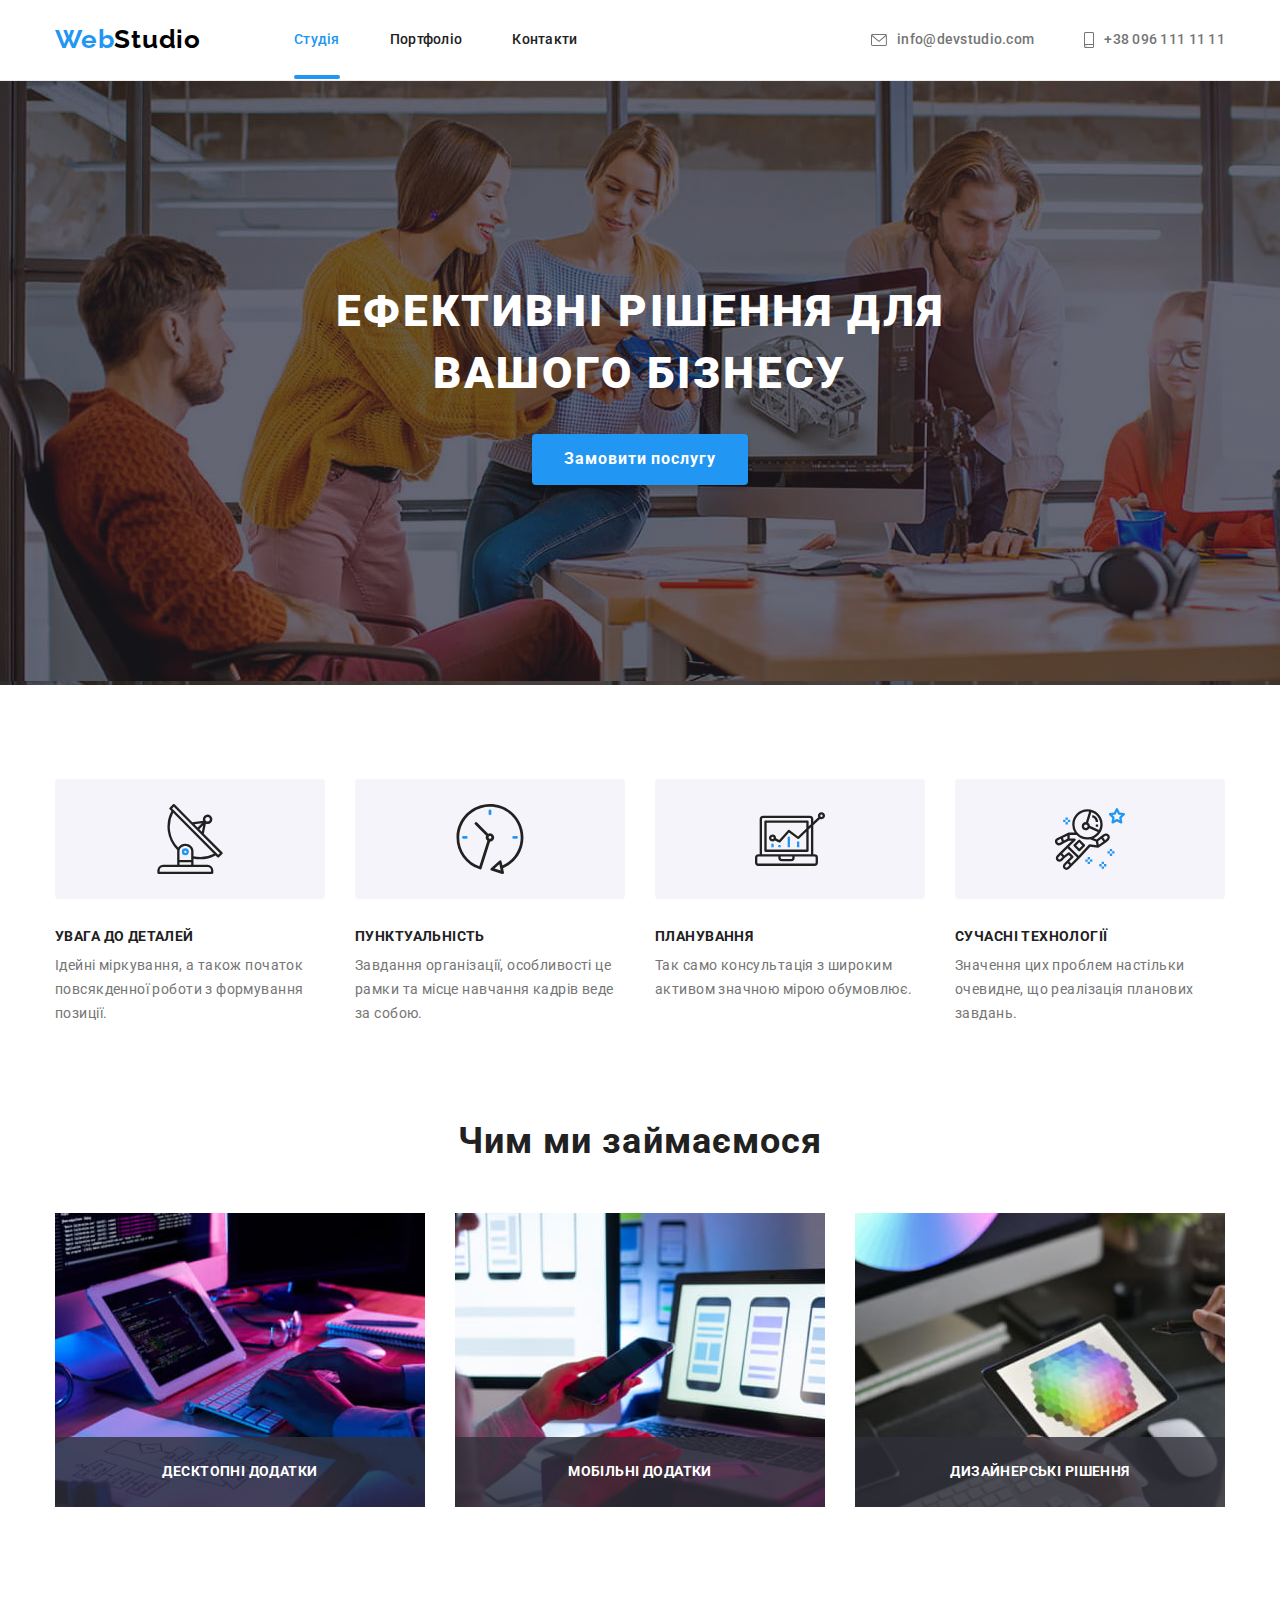
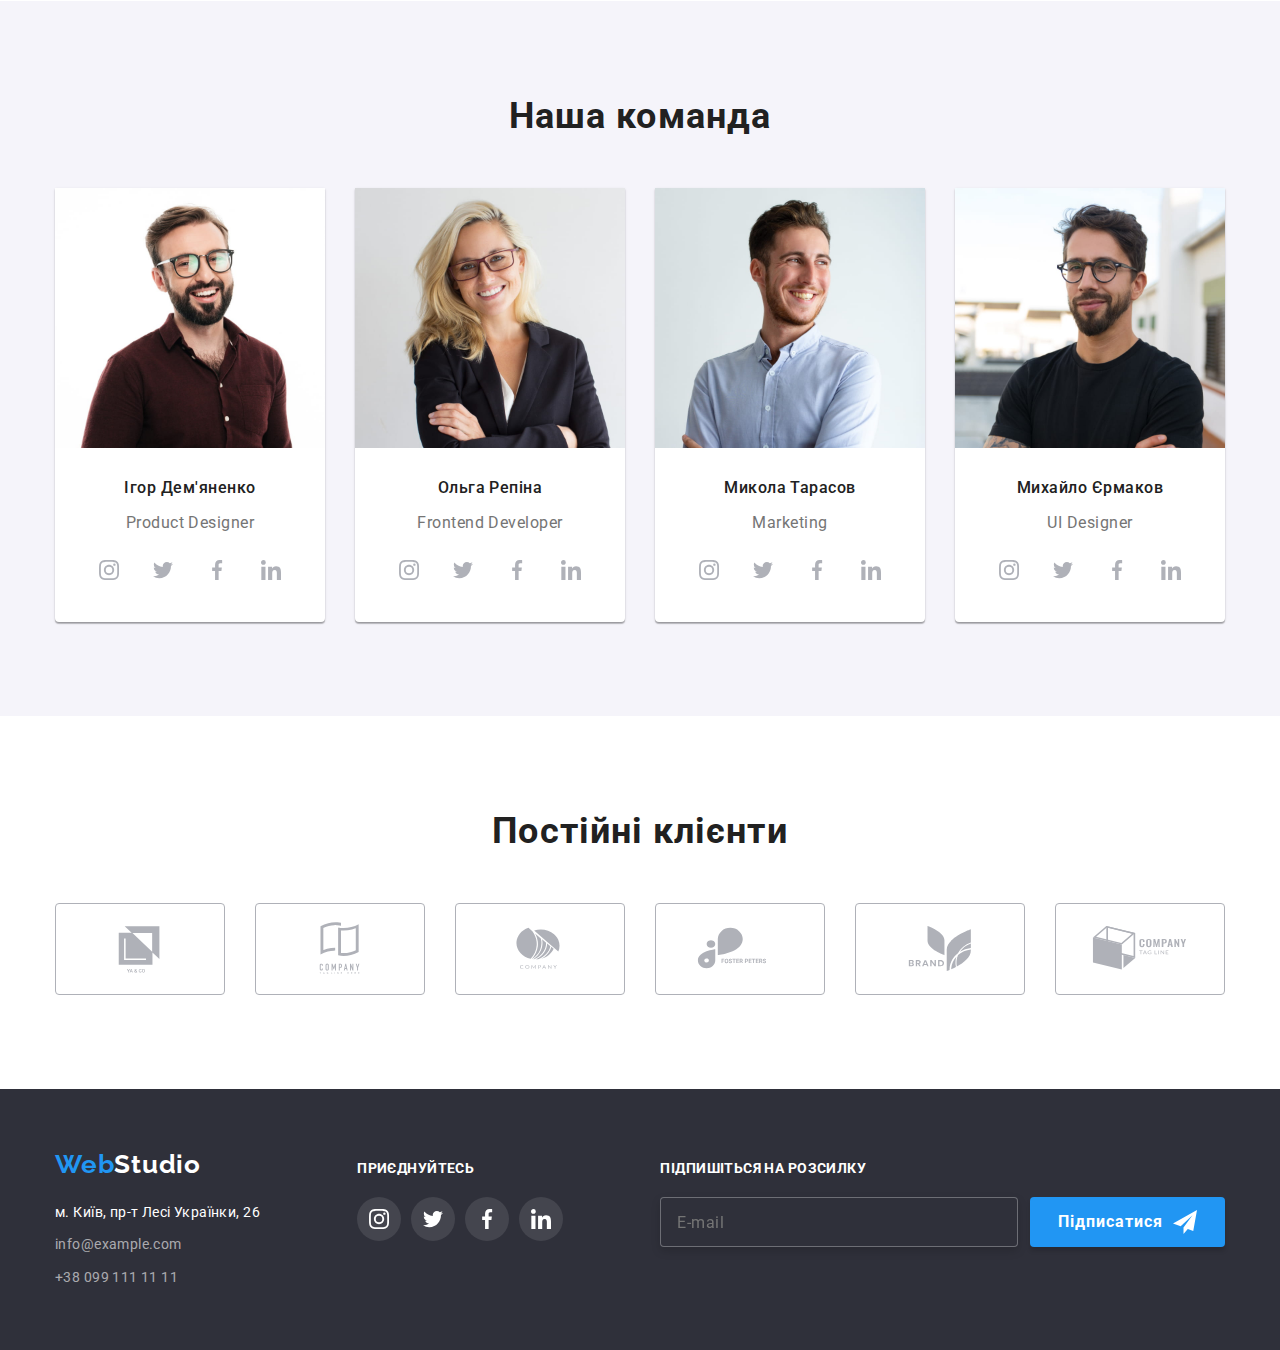
<file: index.html>
<!DOCTYPE html>
<html lang="uk">
  <head>
    <meta charset="UTF-8" />
    <meta name="viewport" content="width=device-width, initial-scale=1.0" />
    <title>WebStudio</title>
    <!-- Fonts start -->
    <link rel="preconnect" href="https://fonts.googleapis.com" />
    <link rel="preconnect" href="https://fonts.gstatic.com" crossorigin />
    <link
      href="https://fonts.googleapis.com/css2?family=Raleway:wght@700&family=Roboto:wght@400;500;700;900&display=swap"
      rel="stylesheet"
    />
    <!-- Fonts end -->
    <!-- Modern-ormalize -->
    <link
      rel="stylesheet"
      href="https://cdnjs.cloudflare.com/ajax/libs/modern-normalize/1.1.0/modern-normalize.min.css"
    />
    <link rel="stylesheet" href="./css/main.min.css" />
    <link rel="stylesheet" href="./css/styles.css" />
  </head>

  <body data-page>
    <!-- Header -->
    <header class="header">
      <div class="container header__container">
        <nav class="nav">
          <a class="nav__logo link" href="index.html">
            <span class="nav__logo-accent">Web</span>Studio</a
          >
          <ul class="nav__list list">
            <li class="nav__item">
              <a class="nav__link nav__link--current link" href="index.html">Студія</a>
            </li>
            <li class="nav__item">
              <a class="nav__link link" href="portfolio.html">Портфоліо</a>
            </li>
            <li class="nav__item"><a class="nav__link link" href="">Контакти</a></li>
          </ul>
        </nav>
        <ul class="header__list list">
          <li class="header__item">
            <a class="header__contacts link" href="mailto:info@devstudio.com">
              <svg class="header__icon" width="16" height="12">
                <use href="./images/icons.svg#envelope-header"></use>
              </svg>
              info@devstudio.com
            </a>
          </li>
          <li class="header__item">
            <a class="header__contacts link" href="tel:+380961111111">
              <svg class="header__icon" width="10" height="16">
                <use href="./images/icons.svg#smartphone-header"></use>
              </svg>
              +38 096 111 11 11
            </a>
          </li>
        </ul>
      </div>
    </header>
    <!-- Main section -->
    <main>
      <!-- Hero section -->
      <section class="hero hero__section">
        <h1 class="hero__title">Ефективні рішення для вашого бізнесу</h1>
        <button class="hero__btn" type="button" data-modal-open>Замовити послугу</button>
      </section>
      <!-- About section -->
      <section class="about section">
        <div class="container">
          <h2 class="title title--visually-hidden">Особливості WebStudio</h2>
          <ul class="about__list card-set list">
            <li class="about__item card-set-item">
              <div class="about__block">
                <svg class="about__icon" width="70" height="70">
                  <use href="./images/icons.svg#antena1"></use>
                </svg>
              </div>
              <h3 class="about__title">Увага до деталей</h3>
              <p class="about__subtitle">
                Ідейні міркування, а також початок повсякденної роботи з формування позиції.
              </p>
            </li>
            <li class="about__item card-set-item">
              <div class="about__block">
                <svg class="about__icon" width="70" height="70">
                  <use href="./images/icons.svg#clock2"></use>
                </svg>
              </div>
              <h3 class="about__title">Пунктуальність</h3>
              <p class="about__subtitle">
                Завдання організації, особливості це рамки та місце навчання кадрів веде за собою.
              </p>
            </li>
            <li class="about__item card-set-item">
              <div class="about__block">
                <svg class="about__icon" width="70" height="70">
                  <use href="./images/icons.svg#diagram3"></use>
                </svg>
              </div>
              <h3 class="about__title">Планування</h3>
              <p class="about__subtitle">
                Так само консультація з широким активом значною мірою обумовлює.
              </p>
            </li>
            <li class="about__item card-set-item">
              <div class="about__block">
                <svg class="about__icon" width="70" height="70">
                  <use href="./images/icons.svg#astronaut4"></use>
                </svg>
              </div>
              <h3 class="about__title">Сучасні технології</h3>
              <p class="about__subtitle">
                Значення цих проблем настільки очевидне, що реалізація планових завдань.
              </p>
            </li>
          </ul>
        </div>
      </section>
      <!-- Work section -->
      <section class="work work__section">
        <div class="container">
          <h2 class="work__title">Чим ми займаємося</h2>
          <ul class="work__list card-set list">
            <li class="work__item card-set-item">
              <img
                class="work__img"
                src="./images/work/img1.jpg"
                alt="планшет з клавіатурою на робочому столі"
                width="370"
              />
              <div class="work__overlay">
                <p class="work__text">Десктопні додатки</p>
              </div>
            </li>
            <li class="work__item card-set-item">
              <img
                class="work__img"
                src="./images/work/img2.jpg"
                alt="складання інтерфейсу мобільного пристрою за нотбуком"
                width="370"
              />
              <div class="work__overlay">
                <p class="work__text">Мобільні додатки</p>
              </div>
            </li>
            <li class="work__item card-set-item">
              <img
                class="work__img"
                src="./images/work/img3.jpg"
                alt="вибір кольорової палітри на планшеті за робочим столом"
                width="370"
              />
              <div class="work__overlay">
                <p class="work__text">Дизайнерські рішення</p>
              </div>
            </li>
          </ul>
        </div>
      </section>
      <!-- Team section -->
      <section class="team section">
        <div class="container">
          <h2 class="team__title-main">Наша команда</h2>
          <ul class="team__list card-set list">
            <li class="team__item card-set-item">
              <img class="team__img" src="./images/teams/img1.jpg" alt="" width="270" />
              <div class="team__block">
                <h3 class="team__title">Ігор Дем'яненко</h3>
                <p class="team__subtitle" lang="en">Product Designer</p>
                <ul class="socials socials__block list">
                  <li class="social__item">
                    <a
                      class="socials__link link"
                      href=""
                      target="_blank"
                      rel="noopener noreferrer"
                      aria-label="instagram"
                    >
                      <svg class="socials__icon" width="20" height="20">
                        <use href="./images/icons.svg#instagram1"></use>
                      </svg>
                    </a>
                  </li>
                  <li class="social__item">
                    <a
                      class="socials__link link"
                      href=""
                      target="_blank"
                      rel="noopener noreferrer"
                      aria-label="twitter"
                    >
                      <svg class="socials__icon" width="20" height="20">
                        <use href="./images/icons.svg#twitter2"></use>
                      </svg>
                    </a>
                  </li>
                  <li class="social__item">
                    <a
                      class="socials__link link"
                      href=""
                      target="_blank"
                      rel="noopener noreferrer"
                      aria-label="facebook"
                    >
                      <svg class="socials__icon" width="20" height="20">
                        <use href="./images/icons.svg#facebook3"></use>
                      </svg>
                    </a>
                  </li>
                  <li class="social__item">
                    <a
                      class="socials__link link"
                      href=""
                      target="_blank"
                      rel="noopener noreferrer"
                      aria-label="linkedin"
                    >
                      <svg class="socials__icon" width="20" height="20">
                        <use href="./images/icons.svg#linkedin4"></use>
                      </svg>
                    </a>
                  </li>
                </ul>
              </div>
            </li>
            <li class="team__item card-set-item">
              <img class="team__img" src="./images/teams/img2.jpg" alt="" width="270" />
              <div class="team__block">
                <h3 class="team__title">Ольга Репіна</h3>
                <p class="team__subtitle" lang="en">Frontend Developer</p>
                <ul class="socials socials__block list">
                  <li class="social__item">
                    <a
                      class="socials__link link"
                      href=""
                      target="_blank"
                      rel="noopener noreferrer"
                      aria-label="instagram"
                    >
                      <svg class="socials__icon" width="20" height="20">
                        <use href="./images/icons.svg#instagram1"></use>
                      </svg>
                    </a>
                  </li>
                  <li class="social__item">
                    <a
                      class="socials__link link"
                      href=""
                      target="_blank"
                      rel="noopener noreferrer"
                      aria-label="twitter"
                    >
                      <svg class="socials__icon" width="20" height="20">
                        <use href="./images/icons.svg#twitter2"></use>
                      </svg>
                    </a>
                  </li>
                  <li class="social__item">
                    <a
                      class="socials__link link"
                      href=""
                      target="_blank"
                      rel="noopener noreferrer"
                      aria-label="facebook"
                    >
                      <svg class="socials__icon" width="20" height="20">
                        <use href="./images/icons.svg#facebook3"></use>
                      </svg>
                    </a>
                  </li>
                  <li class="social__item">
                    <a
                      class="socials__link link"
                      href=""
                      target="_blank"
                      rel="noopener noreferrer"
                      aria-label="linkedin"
                    >
                      <svg class="socials__icon" width="20" height="20">
                        <use href="./images/icons.svg#linkedin4"></use>
                      </svg>
                    </a>
                  </li>
                </ul>
              </div>
            </li>
            <li class="team__item card-set-item">
              <img class="team__img" src="./images/teams/img3.jpg" alt="" width="270" />
              <div class="team__block">
                <h3 class="team__title">Микола Тарасов</h3>
                <p class="team__subtitle" lang="en">Marketing</p>
                <ul class="socials socials__block list">
                  <li class="social__item">
                    <a
                      class="socials__link link"
                      href=""
                      target="_blank"
                      rel="noopener noreferrer"
                      aria-label="instagram"
                    >
                      <svg class="socials__icon" width="20" height="20">
                        <use href="./images/icons.svg#instagram1"></use>
                      </svg>
                    </a>
                  </li>
                  <li class="social__item">
                    <a
                      class="socials__link link"
                      href=""
                      target="_blank"
                      rel="noopener noreferrer"
                      aria-label="twitter"
                    >
                      <svg class="socials__icon" width="20" height="20">
                        <use href="./images/icons.svg#twitter2"></use>
                      </svg>
                    </a>
                  </li>
                  <li class="social__item">
                    <a
                      class="socials__link link"
                      href=""
                      target="_blank"
                      rel="noopener noreferrer"
                      aria-label="facebook"
                    >
                      <svg class="socials__icon" width="20" height="20">
                        <use href="./images/icons.svg#facebook3"></use>
                      </svg>
                    </a>
                  </li>
                  <li class="social__item">
                    <a
                      class="socials__link link"
                      href=""
                      target="_blank"
                      rel="noopener noreferrer"
                      aria-label="linkedin"
                    >
                      <svg class="socials__icon" width="20" height="20">
                        <use href="./images/icons.svg#linkedin4"></use>
                      </svg>
                    </a>
                  </li>
                </ul>
              </div>
            </li>
            <li class="team__item card-set-item">
              <img class="team__img" src="./images/teams/img4.jpg" alt="" width="270" />
              <div class="team__block">
                <h3 class="team__title">Михайло Єрмаков</h3>
                <p class="team__subtitle" lang="en">UI Designer</p>
                <ul class="socials socials__block list">
                  <li class="social__item">
                    <a
                      class="socials__link link"
                      href=""
                      target="_blank"
                      rel="noopener noreferrer"
                      aria-label="instagram"
                    >
                      <svg class="socials__icon" width="20" height="20">
                        <use href="./images/icons.svg#instagram1"></use>
                      </svg>
                    </a>
                  </li>
                  <li class="social__item">
                    <a
                      class="socials__link link"
                      href=""
                      target="_blank"
                      rel="noopener noreferrer"
                      aria-label="twitter"
                    >
                      <svg class="socials__icon" width="20" height="20">
                        <use href="./images/icons.svg#twitter2"></use>
                      </svg>
                    </a>
                  </li>
                  <li class="social__item">
                    <a
                      class="socials__link link"
                      href=""
                      target="_blank"
                      rel="noopener noreferrer"
                      aria-label="facebook"
                    >
                      <svg class="socials__icon" width="20" height="20">
                        <use href="./images/icons.svg#facebook3"></use>
                      </svg>
                    </a>
                  </li>
                  <li class="social__item">
                    <a
                      class="socials__link link"
                      href=""
                      target="_blank"
                      rel="noopener noreferrer"
                      aria-label="linkedin"
                    >
                      <svg class="socials__icon" width="20" height="20">
                        <use href="./images/icons.svg#linkedin4"></use>
                      </svg>
                    </a>
                  </li>
                </ul>
              </div>
            </li>
          </ul>
        </div>
      </section>
      <!-- Clients section -->
      <section class="clients section">
        <div class="container">
          <h2 class="clients__title">Постійні клієнти</h2>
          <ul class="clients__list list">
            <li class="clients__item">
              <a
                class="clients__link link"
                href=""
                target="_blank"
                rel="noopener noreferrer"
                aria-label="ya & co"
              >
                <svg class="clients__icon" width="106" height="60">
                  <use href="./images/icons.svg#logo1"></use>
                </svg>
              </a>
            </li>
            <li class="clients__item">
              <a
                class="clients__link link"
                href=""
                target="_blank"
                rel="noopener noreferrer"
                aria-label="company tagline here"
              >
                <svg class="clients__icon" width="106" height="60">
                  <use href="./images/icons.svg#logo2"></use>
                </svg>
              </a>
            </li>
            <li class="clients__item">
              <a
                class="clients__link link"
                href=""
                target="_blank"
                rel="noopener noreferrer"
                aria-label="company"
              >
                <svg class="clients__icon" width="106" height="60">
                  <use href="./images/icons.svg#logo3"></use>
                </svg>
              </a>
            </li>
            <li class="clients__item">
              <a
                class="clients__link link"
                href=""
                target="_blank"
                rel="noopener noreferrer"
                aria-label="foster peters"
              >
                <svg class="clients__icon" width="106" height="60">
                  <use href="./images/icons.svg#logo4"></use>
                </svg>
              </a>
            </li>
            <li class="clients__item">
              <a
                class="clients__link link"
                href=""
                target="_blank"
                rel="noopener noreferrer"
                aria-label="brand"
              >
                <svg class="clients__icon" width="106" height="60">
                  <use href="./images/icons.svg#logo5"></use>
                </svg>
              </a>
            </li>
            <li class="clients__item">
              <a
                class="clients__link link"
                href=""
                target="_blank"
                rel="noopener noreferrer"
                aria-label="company tag line"
              >
                <svg class="clients__icon" width="106" height="60">
                  <use href="./images/icons.svg#logo6"></use>
                </svg>
              </a>
            </li>
          </ul>
        </div>
      </section>
    </main>
    <!-- Footer -->
    <footer class="footer">
      <div class="footer__block container">
        <div>
          <a class="footer__logo link" href="index.html">
            <span class="footer__logo-accent">Web</span>Studio</a
          >
          <address class="footer-address">
            <ul class="footer-address__list list">
              <li class="footer-address__item">
                <a
                  class="footer-address__link link"
                  href="https://goo.gl/maps/7AjtGLia5J56pAEz8"
                  target="_blank"
                  rel="noreferrer noopener"
                  >м. Київ, пр-т Лесі Українки, 26</a
                >
              </li>
              <li class="footer-address__item">
                <a class="footer-address__contact link" href="mailto:info@example.com"
                  >info@example.com</a
                >
              </li>
              <li class="footer-address__item">
                <a class="footer-address__contact link" href="tel:+380991111111"
                  >+38 099 111 11 11</a
                >
              </li>
            </ul>
          </address>
        </div>
        <div class="footer-icon">
          <h3 class="footer-icon__title">Приєднуйтесь</h3>
          <ul class="footer-icon__list list">
            <li>
              <a
                class="footer-icon__link link"
                href=""
                target="_blank"
                rel="noopener noreferrer"
                aria-label="instagram"
              >
                <svg class="footer-icon" width="20" height="20">
                  <use href="./images/icons.svg#instagram1"></use>
                </svg>
              </a>
            </li>
            <li>
              <a
                class="footer-icon__link link"
                href=""
                target="_blank"
                rel="noopener noreferrer"
                aria-label="twitter"
              >
                <svg class="footer-icon" width="20" height="20">
                  <use href="./images/icons.svg#twitter2"></use>
                </svg>
              </a>
            </li>
            <li>
              <a
                class="footer-icon__link link"
                href=""
                target="_blank"
                rel="noopener noreferrer"
                aria-label="facebook"
              >
                <svg class="footer-icon" width="20" height="20">
                  <use href="./images/icons.svg#facebook3"></use>
                </svg>
              </a>
            </li>
            <li>
              <a
                class="footer-icon__link link"
                href=""
                target="_blank"
                rel="noopener noreferrer"
                aria-label="linkedin"
              >
                <svg class="footer-icon" width="20" height="20">
                  <use href="./images/icons.svg#linkedin4"></use>
                </svg>
              </a>
            </li>
          </ul>
        </div>
        <div class="footer-form">
          <h3 class="footer-form__title">Підпишіться на розсилку</h3>
          <form class="footer-form__form">
            <label class="footer-form__mail">
              <input class="footer-form__input" type="email" name="email" placeholder="E-mail" />
            </label>
            <button class="footer-form__btn" type="submit">
              Підписатися
              <svg class="footer-form__icon" width="24" height="24">
                <use href="./images/icons.svg#send"></use>
              </svg>
            </button>
          </form>
        </div>
      </div>
    </footer>
    <!-- Modal window -->
    <div class="backdrop is-hidden" data-modal>
      <div class="modal">
        <button class="modal__btn" type="button" data-modal-close>
          <svg class="modal__icon" width="18" height="18">
            <use href="./images/icons.svg#icon-close"></use>
          </svg>
        </button>
        <!-- Modal form -->
        <form class="form">
          <strong class="form__title">Залиште свої дані, ми з вами зв'яжемося</strong>
          <div class="form__group" role="group">
            <label class="form__wrap">
              <span class="form__label">Ім'я</span>
              <input class="form__input" type="text" name="user-name" required />
              <svg class="form__icon" width="18" height="18">
                <use href="./images/icons.svg#form-person"></use>
              </svg>
            </label>
            <label class="form__wrap">
              <span class="form__label">Телефон</span>
              <input class="form__input" type="tel" name="phone-number" required />
              <svg class="form__icon" width="18" height="18">
                <use href="./images/icons.svg#form-phone"></use>
              </svg>
            </label>
            <label class="form__wrap">
              <span class="form__label">Пошта</span>
              <input class="form__input" type="email" name="email" required />
              <svg class="form__icon" width="18" height="18">
                <use href="./images/icons.svg#form-email"></use>
              </svg>
            </label>
            <label class="form__wrap">
              <span class="form__label">Коментар</span>
              <textarea
                class="form__message"
                name="comment"
                rows="5"
                placeholder="Введіть текст"
              ></textarea>
            </label>
          </div>
          <label class="agreement">
            <input
              class="agreement__checkbox visually-hidden"
              type="checkbox"
              name="privacy-policy"
              value="Умови договору"
              required
            />
            <svg class="agreement__icon" width="16" height="15">
              <use class="agreement__icon--uncheck" href="./images/icons.svg#uncheck"></use>
              <use class="agreement__icon--check" href="./images/icons.svg#icon-check"></use>
            </svg>
            <span class="agreement__text">
              Погоджуюся із розсилкою та приймаю
              <a class="agreement__link" href="">Умови договору</a>
            </span>
          </label>
          <button class="form__btn" type="submit">Надіслати</button>
        </form>
      </div>
    </div>
    <script src="./js/modal.js"></script>
  </body>
</html>
</file>
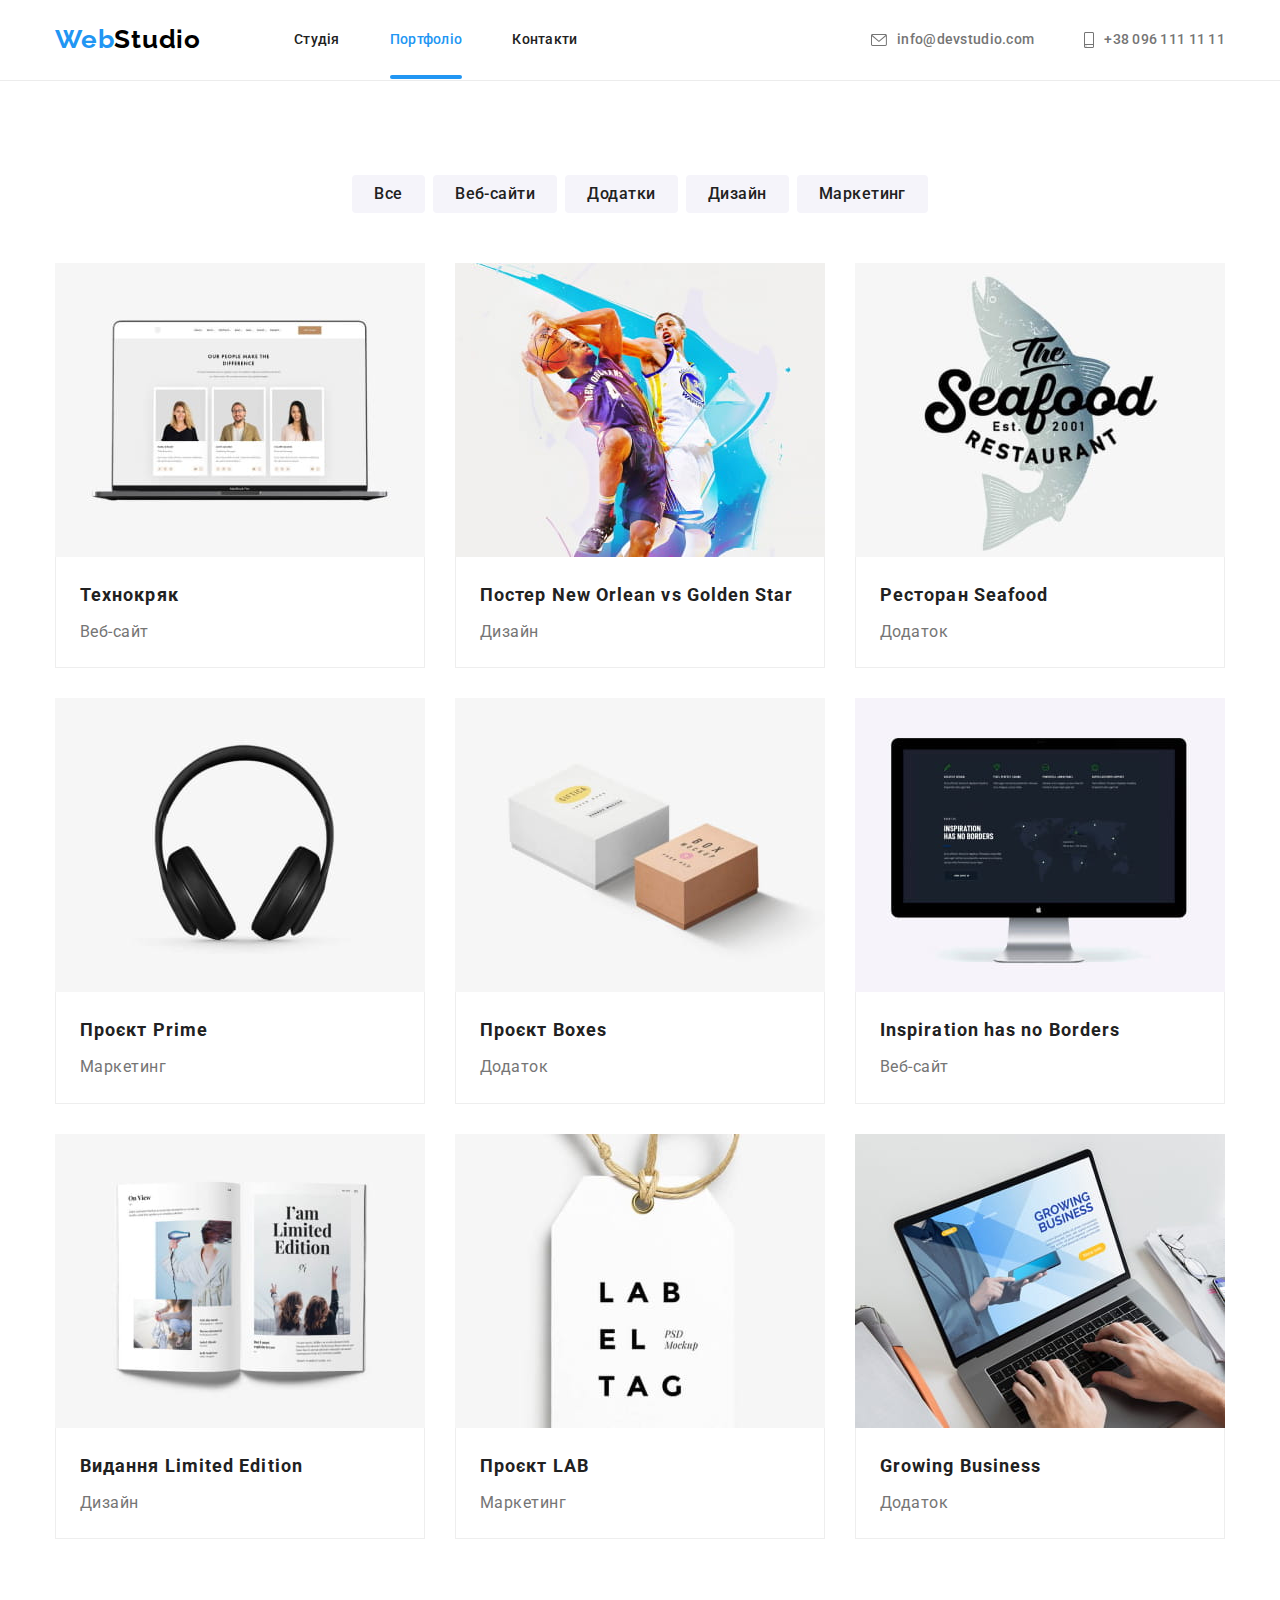
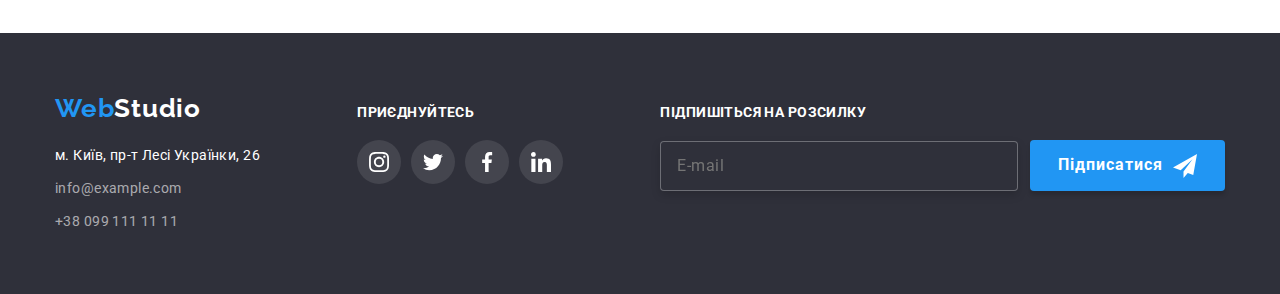
<file: portfolio.html>
<!DOCTYPE html>
<html lang="uk">
  <head>
    <meta charset="UTF-8" />
    <meta name="viewport" content="width=device-width, initial-scale=1.0" />
    <title>Portfolio</title>
    <!-- Fonts start -->
    <link rel="preconnect" href="https://fonts.googleapis.com" />
    <link rel="preconnect" href="https://fonts.gstatic.com" crossorigin />
    <link
      href="https://fonts.googleapis.com/css2?family=Raleway:wght@700&family=Roboto:wght@400;500;700;900&display=swap"
      rel="stylesheet"
    />
    <!-- Fonts end -->
    <!-- Modern-ormalize -->
    <link
      rel="stylesheet"
      href="https://cdnjs.cloudflare.com/ajax/libs/modern-normalize/1.1.0/modern-normalize.min.css"
    />
    <link rel="stylesheet" href="./css/main.min.css" />
    <link rel="stylesheet" href="./css/styles.css" />
  </head>
  <body>
    <!-- Header section -->
    <header class="header">
      <div class="container header__container">
        <nav class="nav">
          <a class="nav__logo link" href="index.html">
            <span class="nav__logo-accent">Web</span>Studio</a
          >
          <ul class="nav__list list">
            <li class="nav__item">
              <a class="nav__link link" href="index.html">Студія</a>
            </li>
            <li class="nav__item">
              <a class="nav__link nav__link--current link" href="portfolio.html">Портфоліо</a>
            </li>
            <li class="nav__item"><a class="nav__link link" href="">Контакти</a></li>
          </ul>
        </nav>
        <ul class="header__list list">
          <li class="header__item">
            <a class="header__contacts link" href="mailto:info@devstudio.com">
              <svg class="header__icon" width="16" height="12">
                <use href="./images/icons.svg#envelope-header"></use>
              </svg>
              info@devstudio.com
            </a>
          </li>
          <li class="header__item">
            <a class="header__contacts link" href="tel:+380961111111">
              <svg class="header__icon" width="10" height="16">
                <use href="./images/icons.svg#smartphone-header"></use>
              </svg>
              +38 096 111 11 11
            </a>
          </li>
        </ul>
      </div>
    </header>
    <!-- Main section -->
    <main>
      <section class="section">
        <div class="container">
          <!-- Filter list -->
          <div class="filter">
            <h1 class="title title--visually-hidden">Фільтри</h1>
            <ul class="filter__list list">
              <li class="filter__item"><button class="filter__btn" type="button">Все</button></li>
              <li class="filter__item">
                <button class="filter__btn" type="button">Веб-сайти</button>
              </li>
              <li class="filter__item">
                <button class="filter__btn" type="button">Додатки</button>
              </li>
              <li class="filter__item">
                <button class="filter__btn" type="button">Дизайн</button>
              </li>
              <li class="filter__item">
                <button class="filter__btn" type="button">Маркетинг</button>
              </li>
            </ul>
          </div>
          <!-- Project list -->
          <div class="project">
            <h2 class="title title--visually-hidden">Проєкти</h2>
            <ul class="project__list card-set list">
              <li class="project__item card-set-item">
                <a class="project__link link" href="">
                  <div class="project__overlay">
                    <img
                      class="project__img"
                      src="./images/portfolio/img1.jpg"
                      alt=""
                      width="370"
                    />
                    <div class="project__block">
                      <p class="project__text">
                        Ресурс пропонує комплексні пропозиції із різним рівнем функціоналу та
                        сервісів. Все це дозволить відвідувачу отримати вичерпні відомості про
                        компанію чи приватну особу.
                      </p>
                    </div>
                  </div>
                  <div class="project__name">
                    <h2 class="project__title">Технокряк</h2>
                    <p class="project__subtitle">Веб-сайт</p>
                  </div>
                </a>
              </li>
              <li class="project__item card-set-item">
                <a class="project__link link" href="">
                  <div class="project__overlay">
                    <img
                      class="project__img"
                      src="./images/portfolio/img2.jpg"
                      alt=""
                      width="370"
                    />
                    <div class="project__block">
                      <p class="project__text">
                        Ресурс пропонує комплексні пропозиції із різним рівнем функціоналу та
                        сервісів. Все це дозволить відвідувачу отримати вичерпні відомості про
                        компанію чи приватну особу.
                      </p>
                    </div>
                  </div>
                  <div class="project__name">
                    <h2 class="project__title">Постер New Orlean vs Golden Star</h2>
                    <p class="project__subtitle">Дизайн</p>
                  </div>
                </a>
              </li>
              <li class="project__item card-set-item">
                <a class="project__link link" href="">
                  <div class="project__overlay">
                    <img
                      class="project__img"
                      src="./images/portfolio/img3.jpg"
                      alt=""
                      width="370"
                    />
                    <div class="project__block">
                      <p class="project__text">
                        Ресурс пропонує комплексні пропозиції із різним рівнем функціоналу та
                        сервісів. Все це дозволить відвідувачу отримати вичерпні відомості про
                        компанію чи приватну особу.
                      </p>
                    </div>
                  </div>
                  <div class="project__name">
                    <h2 class="project__title">Ресторан Seafood</h2>
                    <p class="project__subtitle">Додаток</p>
                  </div>
                </a>
              </li>
              <li class="project__item card-set-item">
                <a class="project__link link" href="">
                  <div class="project__overlay">
                    <img
                      class="project__img"
                      src="./images/portfolio/img4.jpg"
                      alt=""
                      width="370"
                    />
                    <div class="project__block">
                      <p class="project__text">
                        Ресурс пропонує комплексні пропозиції із різним рівнем функціоналу та
                        сервісів. Все це дозволить відвідувачу отримати вичерпні відомості про
                        компанію чи приватну особу.
                      </p>
                    </div>
                  </div>
                  <div class="project__name">
                    <h2 class="project__title">Проєкт Prime</h2>
                    <p class="project__subtitle">Маркетинг</p>
                  </div>
                </a>
              </li>
              <li class="project__item card-set-item">
                <a class="project__link link" href="">
                  <div class="project__overlay">
                    <img
                      class="project__img"
                      src="./images/portfolio/img5.jpg"
                      alt=""
                      width="370"
                    />
                    <div class="project__block">
                      <p class="project__text">
                        Ресурс пропонує комплексні пропозиції із різним рівнем функціоналу та
                        сервісів. Все це дозволить відвідувачу отримати вичерпні відомості про
                        компанію чи приватну особу.
                      </p>
                    </div>
                  </div>
                  <div class="project__name">
                    <h2 class="project__title">Проєкт Boxes</h2>
                    <p class="project__subtitle">Додаток</p>
                  </div>
                </a>
              </li>
              <li class="project__item card-set-item">
                <a class="project__link link" href="">
                  <div class="project__overlay">
                    <img
                      class="project__img"
                      src="./images/portfolio/img6.jpg"
                      alt=""
                      width="370"
                    />
                    <div class="project__block">
                      <p class="project__text">
                        Ресурс пропонує комплексні пропозиції із різним рівнем функціоналу та
                        сервісів. Все це дозволить відвідувачу отримати вичерпні відомості про
                        компанію чи приватну особу.
                      </p>
                    </div>
                  </div>
                  <div class="project__name">
                    <h2 class="project__title">Inspiration has no Borders</h2>
                    <p class="project__subtitle">Веб-сайт</p>
                  </div>
                </a>
              </li>
              <li class="project__item card-set-item">
                <a class="project__link link" href="">
                  <div class="project__overlay">
                    <img
                      class="project__img"
                      src="./images/portfolio/img7.jpg"
                      alt=""
                      width="370"
                    />
                    <div class="project__block">
                      <p class="project__text">
                        Ресурс пропонує комплексні пропозиції із різним рівнем функціоналу та
                        сервісів. Все це дозволить відвідувачу отримати вичерпні відомості про
                        компанію чи приватну особу.
                      </p>
                    </div>
                  </div>
                  <div class="project__name">
                    <h2 class="project__title">Видання Limited Edition</h2>
                    <p class="project__subtitle">Дизайн</p>
                  </div>
                </a>
              </li>
              <li class="project__item card-set-item">
                <a class="project__link link" href="">
                  <div class="project__overlay">
                    <img
                      class="project__img"
                      src="./images/portfolio/img8.jpg"
                      alt=""
                      width="370"
                    />
                    <div class="project__block">
                      <p class="project__text">
                        Ресурс пропонує комплексні пропозиції із різним рівнем функціоналу та
                        сервісів. Все це дозволить відвідувачу отримати вичерпні відомості про
                        компанію чи приватну особу.
                      </p>
                    </div>
                  </div>
                  <div class="project__name">
                    <h2 class="project__title">Проєкт LAB</h2>
                    <p class="project__subtitle">Маркетинг</p>
                  </div>
                </a>
              </li>
              <li class="project__item card-set-item">
                <a class="project__link link" href="">
                  <div class="project__overlay">
                    <img
                      class="project__img"
                      src="./images/portfolio/img9.jpg"
                      alt=""
                      width="370"
                    />
                    <div class="project__block">
                      <p class="project__text">
                        Ресурс пропонує комплексні пропозиції із різним рівнем функціоналу та
                        сервісів. Все це дозволить відвідувачу отримати вичерпні відомості про
                        компанію чи приватну особу.
                      </p>
                    </div>
                  </div>
                  <div class="project__name">
                    <h2 class="project__title">Growing Business</h2>
                    <p class="project__subtitle">Додаток</p>
                  </div>
                </a>
              </li>
            </ul>
          </div>
        </div>
      </section>
    </main>
    <!-- Footer section -->
    <footer class="footer">
      <div class="footer__block container">
        <div>
          <a class="footer__logo link" href="index.html">
            <span class="footer__logo-accent">Web</span>Studio</a
          >
          <address class="footer-address">
            <ul class="footer-address__list list">
              <li class="footer-address__item">
                <a
                  class="footer-address__link link"
                  href="https://goo.gl/maps/7AjtGLia5J56pAEz8"
                  target="_blank"
                  rel="noreferrer noopener"
                  >м. Київ, пр-т Лесі Українки, 26</a
                >
              </li>
              <li class="footer-address__item">
                <a class="footer-address__contact link" href="mailto:info@example.com"
                  >info@example.com</a
                >
              </li>
              <li class="footer-address__item">
                <a class="footer-address__contact link" href="tel:+380991111111"
                  >+38 099 111 11 11</a
                >
              </li>
            </ul>
          </address>
        </div>
        <div class="footer-icon">
          <h3 class="footer-icon__title">Приєднуйтесь</h3>
          <ul class="footer-icon__list list">
            <li>
              <a
                class="footer-icon__link link"
                href=""
                target="_blank"
                rel="noopener noreferrer"
                aria-label="instagram"
              >
                <svg class="footer-icon" width="20" height="20">
                  <use href="./images/icons.svg#instagram1"></use>
                </svg>
              </a>
            </li>
            <li>
              <a
                class="footer-icon__link link"
                href=""
                target="_blank"
                rel="noopener noreferrer"
                aria-label="twitter"
              >
                <svg class="footer-icon" width="20" height="20">
                  <use href="./images/icons.svg#twitter2"></use>
                </svg>
              </a>
            </li>
            <li>
              <a
                class="footer-icon__link link"
                href=""
                target="_blank"
                rel="noopener noreferrer"
                aria-label="facebook"
              >
                <svg class="footer-icon" width="20" height="20">
                  <use href="./images/icons.svg#facebook3"></use>
                </svg>
              </a>
            </li>
            <li>
              <a
                class="footer-icon__link link"
                href=""
                target="_blank"
                rel="noopener noreferrer"
                aria-label="linkedin"
              >
                <svg class="footer-icon" width="20" height="20">
                  <use href="./images/icons.svg#linkedin4"></use>
                </svg>
              </a>
            </li>
          </ul>
        </div>
        <div class="footer-form">
          <h3 class="footer-form__title">Підпишіться на розсилку</h3>
          <form class="footer-form__form">
            <label class="footer-form__mail">
              <input class="footer-form__input" type="email" name="email" placeholder="E-mail" />
            </label>
            <button class="footer-form__btn" type="submit">
              Підписатися
              <svg class="footer-form__icon" width="24" height="24">
                <use href="./images/icons.svg#send"></use>
              </svg>
            </button>
          </form>
        </div>
      </div>
    </footer>
  </body>
</html>
</file>
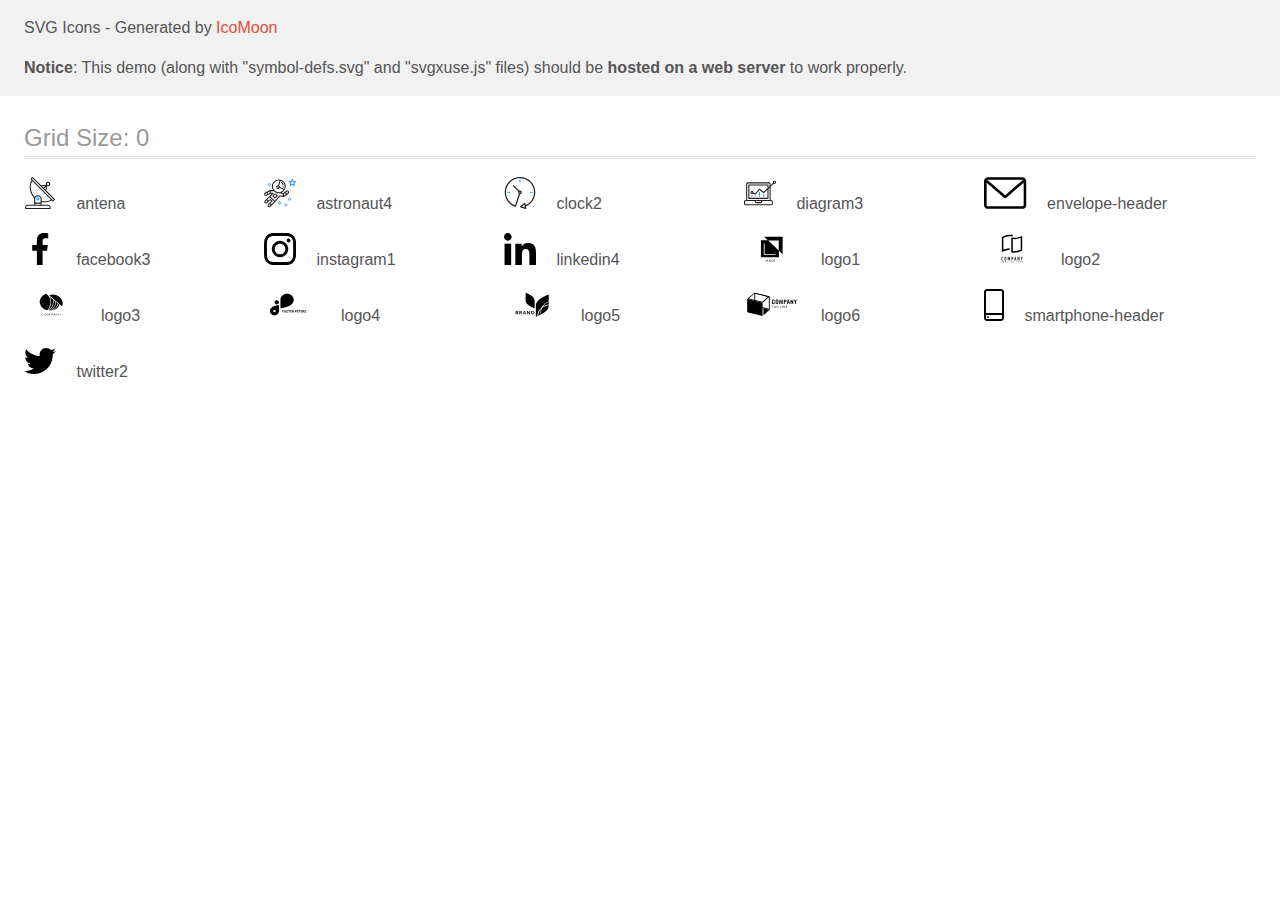
<file: images/icons/icomoon/demo-external-svg.html>
<!doctype html>
<html>
<head>
    <title>IcoMoon - SVG Icons</title>
    <meta charset="utf-8">
    <meta name="viewport" content="width=device-width, initial-scale=1">
    <link rel="stylesheet" href="demo-files/demo.css">
    <link rel="stylesheet" href="style.css">
</head>
<body>
<header class="bgc1 clearfix">
<div class="mhl">
    <p>SVG Icons - Generated by <a href="https://icomoon.io/app">IcoMoon</a></p><p><strong>Notice</strong>: This demo (along with "symbol-defs.svg" and "svgxuse.js" files) should be <b>hosted on a web server</b> to work properly.</p>
</div>
</header>
    <div class="clearfix mhl ptl">
        <h1 class="mvm mtn fgc1">Grid Size: 0</h1>
        <div class="glyph fs1">
            <div class="clearfix pbs">
                <svg class="icon antena"><use xlink:href="symbol-defs.svg#antena"></use></svg><span class="name"> antena</span>
            </div>
        </div>
        <div class="glyph fs1">
            <div class="clearfix pbs">
                <svg class="icon astronaut4"><use xlink:href="symbol-defs.svg#astronaut4"></use></svg><span class="name"> astronaut4</span>
            </div>
        </div>
        <div class="glyph fs1">
            <div class="clearfix pbs">
                <svg class="icon clock2"><use xlink:href="symbol-defs.svg#clock2"></use></svg><span class="name"> clock2</span>
            </div>
        </div>
        <div class="glyph fs1">
            <div class="clearfix pbs">
                <svg class="icon diagram3"><use xlink:href="symbol-defs.svg#diagram3"></use></svg><span class="name"> diagram3</span>
            </div>
        </div>
        <div class="glyph fs1">
            <div class="clearfix pbs">
                <svg class="icon envelope-header"><use xlink:href="symbol-defs.svg#envelope-header"></use></svg><span class="name"> envelope-header</span>
            </div>
        </div>
        <div class="glyph fs1">
            <div class="clearfix pbs">
                <svg class="icon facebook3"><use xlink:href="symbol-defs.svg#facebook3"></use></svg><span class="name"> facebook3</span>
            </div>
        </div>
        <div class="glyph fs1">
            <div class="clearfix pbs">
                <svg class="icon instagram1"><use xlink:href="symbol-defs.svg#instagram1"></use></svg><span class="name"> instagram1</span>
            </div>
        </div>
        <div class="glyph fs1">
            <div class="clearfix pbs">
                <svg class="icon linkedin4"><use xlink:href="symbol-defs.svg#linkedin4"></use></svg><span class="name"> linkedin4</span>
            </div>
        </div>
        <div class="glyph fs1">
            <div class="clearfix pbs">
                <svg class="icon logo1"><use xlink:href="symbol-defs.svg#logo1"></use></svg><span class="name"> logo1</span>
            </div>
        </div>
        <div class="glyph fs1">
            <div class="clearfix pbs">
                <svg class="icon logo2"><use xlink:href="symbol-defs.svg#logo2"></use></svg><span class="name"> logo2</span>
            </div>
        </div>
        <div class="glyph fs1">
            <div class="clearfix pbs">
                <svg class="icon logo3"><use xlink:href="symbol-defs.svg#logo3"></use></svg><span class="name"> logo3</span>
            </div>
        </div>
        <div class="glyph fs1">
            <div class="clearfix pbs">
                <svg class="icon logo4"><use xlink:href="symbol-defs.svg#logo4"></use></svg><span class="name"> logo4</span>
            </div>
        </div>
        <div class="glyph fs1">
            <div class="clearfix pbs">
                <svg class="icon logo5"><use xlink:href="symbol-defs.svg#logo5"></use></svg><span class="name"> logo5</span>
            </div>
        </div>
        <div class="glyph fs1">
            <div class="clearfix pbs">
                <svg class="icon logo6"><use xlink:href="symbol-defs.svg#logo6"></use></svg><span class="name"> logo6</span>
            </div>
        </div>
        <div class="glyph fs1">
            <div class="clearfix pbs">
                <svg class="icon smartphone-header"><use xlink:href="symbol-defs.svg#smartphone-header"></use></svg><span class="name"> smartphone-header</span>
            </div>
        </div>
        <div class="glyph fs1">
            <div class="clearfix pbs">
                <svg class="icon twitter2"><use xlink:href="symbol-defs.svg#twitter2"></use></svg><span class="name"> twitter2</span>
            </div>
        </div>
  </div>
<script defer src="svgxuse.js"></script>
</body>
</html>
</file>
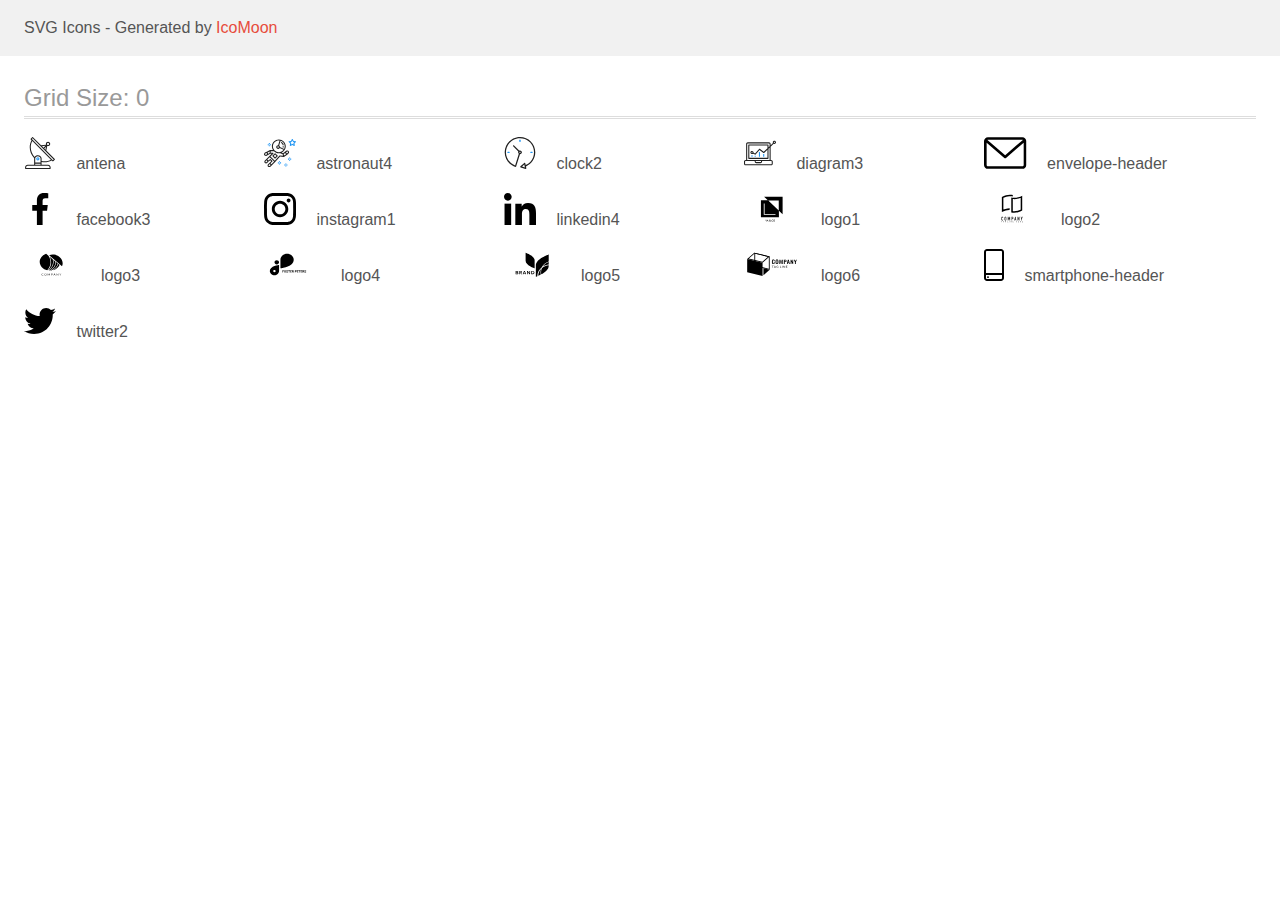
<file: images/icons/icomoon/demo.html>
<!doctype html>
<html>
<head>
    <title>IcoMoon - SVG Icons</title>
    <meta charset="utf-8">
    <meta name="viewport" content="width=device-width, initial-scale=1">
    <link rel="stylesheet" href="demo-files/demo.css">
    <link rel="stylesheet" href="style.css">
</head>
<body>
<svg aria-hidden="true" style="position: absolute; width: 0; height: 0; overflow: hidden;" version="1.1" xmlns="http://www.w3.org/2000/svg" xmlns:xlink="http://www.w3.org/1999/xlink">
<defs>
<symbol id="antena" viewBox="0 0 32 32">
<path fill="#212121" style="fill: var(--color1, #212121)" d="M30.773 22.098l-8.443-8.505 0.937-4.615c0.242 0.094 0.499 0.144 0.758 0.146h0.006c1.192 0.014 2.17-0.941 2.184-2.133s-0.941-2.17-2.133-2.184c-1.192-0.014-2.17 0.941-2.184 2.133-0.003 0.255 0.039 0.509 0.125 0.749l-4.96 0.605-8.091-8.133c-0.099-0.101-0.235-0.159-0.377-0.16-0.14 0.001-0.274 0.056-0.373 0.155l-1.513 1.504c-0.208 0.208-0.208 0.546 0 0.754l0.814 0.826c-3.153 5.798-2.129 12.978 2.519 17.663 0.043 0.041 0.092 0.074 0.146 0.098-0.034 0.18-0.051 0.364-0.052 0.547v6.187h-6.4c-1.472 0.002-2.665 1.195-2.667 2.667v1.067c0 0.295 0.239 0.533 0.533 0.533h24.533c0.295 0 0.533-0.239 0.533-0.533v-1.067c-0.002-1.472-1.195-2.665-2.667-2.667h-6.4v-2.742c1.003 0.21 2.024 0.317 3.049 0.32 2.458-0.003 4.877-0.615 7.040-1.783l0.818 0.823c0.099 0.101 0.235 0.159 0.377 0.16 0.14-0.001 0.274-0.056 0.373-0.155l1.513-1.504c0.208-0.208 0.208-0.546 0-0.754zM23.28 6.233c0.418-0.415 1.093-0.414 1.508 0.004s0.414 1.093-0.004 1.508c-0.2 0.199-0.47 0.31-0.752 0.31h-0.003c-0.589-0.003-1.064-0.483-1.061-1.072 0.002-0.282 0.115-0.552 0.314-0.751h-0.002zM22.024 9.738l-0.598 2.946-1.175-1.182 1.774-1.763zM21.419 8.836l-1.92 1.909-1.485-1.493 3.405-0.415zM24.004 28.8c0.884 0 1.6 0.716 1.6 1.6v0.533h-23.467v-0.533c0-0.884 0.716-1.6 1.6-1.6h20.267zM16.537 26.667v1.067h-5.333v-1.067h5.333zM11.204 25.6v-4.053c0-1.294 1.196-2.347 2.667-2.347s2.667 1.053 2.667 2.347v4.053h-5.333zM17.604 23.904v-2.357c0-1.882-1.675-3.413-3.733-3.413-1.331-0.020-2.576 0.657-3.281 1.786-4.058-4.274-4.971-10.645-2.279-15.887l18.602 18.708c-2.872 1.461-6.165 1.873-9.309 1.163zM28.893 23.22l-21.057-21.181 0.755-0.752 7.935 7.98c0.004 0 0.006 0.007 0.010 0.010l13.115 13.191-0.757 0.752z"></path>
<path fill="#2196f3" style="fill: var(--color2, #2196f3)" d="M13.876 20.267h-0.005c-0.884-0.001-1.601 0.714-1.602 1.598s0.714 1.601 1.598 1.602h0.005c0.884 0.001 1.601-0.714 1.602-1.598s-0.714-1.601-1.598-1.602zM14.249 22.245c-0.1 0.1-0.236 0.156-0.378 0.155-0.295-0.002-0.532-0.242-0.531-0.536 0.001-0.141 0.057-0.276 0.157-0.375s0.233-0.154 0.373-0.155c0.295 0.002 0.532 0.241 0.53 0.536-0.001 0.141-0.057 0.276-0.157 0.375h0.005z"></path>
</symbol>
<symbol id="astronaut4" viewBox="0 0 32 32">
<path fill="#2196f3" style="fill: var(--color2, #2196f3)" d="M31.974 4.524c-0.063-0.193-0.229-0.333-0.43-0.363l-1.91-0.278-0.855-1.731c-0.179-0.365-0.777-0.365-0.956 0l-0.855 1.731-1.91 0.278c-0.201 0.029-0.367 0.17-0.431 0.363-0.062 0.193-0.011 0.405 0.135 0.547l1.383 1.348-0.326 1.903c-0.034 0.2 0.048 0.402 0.212 0.522 0.166 0.121 0.382 0.135 0.562 0.040l1.709-0.899 1.709 0.899c0.078 0.041 0.164 0.061 0.249 0.061 0.11 0 0.221-0.034 0.314-0.102 0.164-0.119 0.246-0.322 0.212-0.522l-0.326-1.903 1.383-1.348c0.145-0.142 0.197-0.354 0.135-0.547zM29.511 5.851c-0.125 0.122-0.183 0.299-0.153 0.472l0.191 1.114-1-0.526c-0.078-0.041-0.163-0.061-0.249-0.061s-0.17 0.020-0.249 0.061l-1.001 0.526 0.191-1.114c0.030-0.173-0.028-0.349-0.153-0.472l-0.81-0.789 1.119-0.163c0.174-0.025 0.324-0.134 0.402-0.292l0.5-1.013 0.5 1.013c0.078 0.157 0.228 0.267 0.402 0.292l1.119 0.163-0.809 0.789z"></path>
<path fill="#2196f3" style="fill: var(--color2, #2196f3)" d="M26.134 20.522h-1.067v1.067h1.067v-1.067z"></path>
<path fill="#2196f3" style="fill: var(--color2, #2196f3)" d="M26.134 22.656h-1.067v1.067h1.067v-1.067z"></path>
<path fill="#2196f3" style="fill: var(--color2, #2196f3)" d="M27.2 21.589h-1.067v1.067h1.067v-1.067z"></path>
<path fill="#2196f3" style="fill: var(--color2, #2196f3)" d="M25.067 21.589h-1.067v1.067h1.067v-1.067z"></path>
<path fill="#2196f3" style="fill: var(--color2, #2196f3)" d="M22.4 26.389h-1.067v1.067h1.067v-1.067z"></path>
<path fill="#2196f3" style="fill: var(--color2, #2196f3)" d="M22.4 28.522h-1.067v1.067h1.067v-1.067z"></path>
<path fill="#2196f3" style="fill: var(--color2, #2196f3)" d="M23.467 27.456h-1.067v1.067h1.067v-1.067z"></path>
<path fill="#2196f3" style="fill: var(--color2, #2196f3)" d="M21.333 27.456h-1.067v1.067h1.067v-1.067z"></path>
<path fill="#2196f3" style="fill: var(--color2, #2196f3)" d="M16 24.256h-1.067v1.067h1.067v-1.067z"></path>
<path fill="#2196f3" style="fill: var(--color2, #2196f3)" d="M16 26.389h-1.067v1.067h1.067v-1.067z"></path>
<path fill="#2196f3" style="fill: var(--color2, #2196f3)" d="M17.067 25.322h-1.067v1.067h1.067v-1.067z"></path>
<path fill="#2196f3" style="fill: var(--color2, #2196f3)" d="M14.933 25.322h-1.067v1.067h1.067v-1.067z"></path>
<path fill="#2196f3" style="fill: var(--color2, #2196f3)" d="M5.867 6.122h-1.067v1.067h1.067v-1.067z"></path>
<path fill="#2196f3" style="fill: var(--color2, #2196f3)" d="M5.867 8.255h-1.067v1.067h1.067v-1.067z"></path>
<path fill="#2196f3" style="fill: var(--color2, #2196f3)" d="M6.933 7.189h-1.067v1.067h1.067v-1.067z"></path>
<path fill="#2196f3" style="fill: var(--color2, #2196f3)" d="M4.8 7.189h-1.067v1.067h1.067v-1.067z"></path>
<path fill="#212121" style="fill: var(--color1, #212121)" d="M24.715 14.159c-0.287-0.388-0.709-0.637-1.188-0.705-0.481-0.068-0.956 0.058-1.34 0.352l-1.252 0.96-1.898 1.417-1.358-0.541c2.421-1.086 4.114-3.508 4.114-6.32 0-3.823-3.123-6.933-6.961-6.933s-6.961 3.11-6.961 6.933c0 1.386 0.414 2.674 1.12 3.758l-2.764-0.024c-0.002 0-0.003 0-0.005 0-0.009 0-0.015 0.004-0.023 0.005-0.053 0.002-0.105 0.013-0.155 0.031-0.013 0.005-0.026 0.008-0.038 0.013-0.006 0.003-0.013 0.003-0.019 0.006l-3.233 1.596c-0.001 0-0.001 0-0.001 0.001l-1.893 0.911c-0.021 0.009-0.042 0.021-0.063 0.035-0.755 0.502-1.012 1.489-0.598 2.295 0.22 0.429 0.595 0.745 1.056 0.889 0.178 0.055 0.359 0.083 0.539 0.083 0.29 0 0.577-0.071 0.839-0.211l1.388-0.738 2.264-1.169 1.357-0.008-5.442 5.416c-0.001 0.001-0.001 0.001-0.002 0.001l-1.339 1.333c-0.316 0.315-0.49 0.732-0.49 1.178s0.174 0.863 0.49 1.179c0.325 0.323 0.752 0.485 1.179 0.485s0.854-0.162 1.18-0.485l1.314-1.309 1.741-1.3 0.901 0.897-1.762 1.754c-0 0.001-0.001 0.001-0.002 0.001l-1.339 1.333c-0.316 0.315-0.49 0.732-0.49 1.178s0.174 0.863 0.49 1.179c0.325 0.323 0.753 0.485 1.18 0.485s0.855-0.162 1.18-0.485l3.482-3.467c0.001-0.001 0.001-0.001 0.001-0.002l1.010-1-0.004-0.004c0.006-0.006 0.015-0.009 0.022-0.015l5.166-5.658 3.471 0.494c0.025 0.004 0.050 0.005 0.075 0.005 0.065 0 0.127-0.015 0.187-0.038 0.018-0.006 0.033-0.015 0.050-0.023 0.019-0.010 0.039-0.015 0.058-0.027l3.213-2.133c0.012-0.008 0.018-0.021 0.029-0.029 0.013-0.010 0.029-0.014 0.041-0.026l1.271-1.191c0.662-0.62 0.753-1.635 0.212-2.362zM2.13 17.77c-0.173 0.093-0.37 0.111-0.558 0.052-0.187-0.058-0.338-0.186-0.427-0.358-0.161-0.314-0.068-0.695 0.214-0.902l1.314-0.632 0.449 1.312-0.992 0.528zM5.628 15.942l-1.548 0.8-0.439-1.283 2.027-1.001-0.040 1.484zM20.727 9.322c0 0.918-0.219 1.785-0.599 2.559l-4.181-1.899c-0.044-0.573-0.341-1.075-0.788-1.388l1.464-4.86c2.378 0.756 4.105 2.974 4.105 5.588zM8.938 9.322c0-3.235 2.644-5.867 5.894-5.867 0.253 0 0.5 0.021 0.745 0.052l-1.432 4.754c-0.019-0.001-0.037-0.006-0.057-0.006-1.033 0-1.873 0.837-1.873 1.867s0.84 1.867 1.873 1.867c0.694 0 1.294-0.383 1.618-0.945l3.862 1.755c-1.075 1.446-2.795 2.39-4.737 2.39-3.25 0-5.894-2.632-5.894-5.867zM14.894 10.122c0 0.441-0.362 0.8-0.806 0.8s-0.806-0.359-0.806-0.8c0-0.441 0.362-0.8 0.806-0.8s0.806 0.359 0.806 0.8zM2.465 25.146c-0.236 0.234-0.619 0.234-0.854 0.001-0.114-0.114-0.176-0.263-0.176-0.423s0.062-0.309 0.176-0.421l0.962-0.958 0.851 0.848-0.959 0.955zM5.679 28.88c-0.236 0.234-0.619 0.235-0.855 0.001-0.114-0.114-0.176-0.263-0.176-0.423s0.062-0.309 0.176-0.421l0.963-0.959 0.852 0.848-0.96 0.955zM9.16 25.411c-0.001 0-0.001 0-0.002 0.001l-1.765 1.76-0.852-0.848 1.763-1.755c0 0 0 0 0-0s0.001-0.001 0.002-0.001c0.040-0.040 0.065-0.088 0.090-0.135 0.007-0.014 0.020-0.026 0.026-0.040 0.017-0.041 0.019-0.085 0.026-0.129 0.003-0.025 0.014-0.047 0.014-0.073 0-0.036-0.013-0.070-0.020-0.106-0.006-0.032-0.006-0.065-0.019-0.095-0.020-0.050-0.055-0.094-0.091-0.138-0.010-0.012-0.014-0.027-0.025-0.038 0 0 0 0-0.001 0s-0.001-0.002-0.001-0.002l-1.607-1.6c-0.017-0.017-0.039-0.024-0.058-0.038-0.028-0.022-0.055-0.042-0.087-0.058-0.030-0.015-0.061-0.024-0.093-0.033-0.034-0.010-0.067-0.017-0.103-0.020-0.033-0.002-0.063 0.001-0.095 0.005-0.036 0.004-0.069 0.009-0.104 0.020-0.034 0.011-0.063 0.027-0.094 0.045-0.020 0.011-0.042 0.015-0.061 0.029l-1.773 1.324-0.901-0.897 2.399-2.386 4.361 4.289-0.928 0.919zM15.979 18.394c-0.015-0.002-0.030 0.004-0.045 0.003-0.039-0.002-0.076 0.001-0.115 0.007-0.030 0.005-0.059 0.011-0.088 0.021-0.034 0.012-0.065 0.028-0.097 0.047-0.030 0.018-0.057 0.037-0.083 0.061-0.013 0.011-0.028 0.017-0.040 0.029l-4.698 5.146-4.328-4.257 2.833-2.818c0.209-0.208 0.21-0.546 0.002-0.755-0.105-0.105-0.243-0.157-0.381-0.156v-0.001l-2.219 0.013 0.028-1.607 3.104 0.027c1.265 1.294 3.029 2.101 4.981 2.101 0.437 0 0.864-0.045 1.279-0.123 0.040 0.032 0.079 0.065 0.13 0.085l2.41 0.96 0.331 1.644-3.003-0.427zM20.020 18.572l-0.313-1.558 1.446-1.080 0.947 1.257-2.080 1.381zM23.774 15.741l-0.838 0.785-0.931-1.236 0.831-0.637c0.155-0.119 0.351-0.168 0.543-0.143 0.193 0.027 0.364 0.128 0.48 0.284 0.217 0.292 0.18 0.699-0.085 0.947z"></path>
<path fill="#212121" style="fill: var(--color1, #212121)" d="M13.602 18.544l-2.143-2.133c-0.207-0.207-0.545-0.207-0.753 0l-2.142 2.133c-0.1 0.101-0.157 0.236-0.157 0.378s0.056 0.278 0.157 0.378l2.142 2.133c0.104 0.103 0.241 0.155 0.377 0.155s0.273-0.052 0.376-0.155l2.143-2.133c0.1-0.1 0.157-0.236 0.157-0.378s-0.057-0.278-0.157-0.378zM11.083 20.303l-1.387-1.381 1.387-1.381 1.387 1.381-1.387 1.381z"></path>
<path fill="#212121" style="fill: var(--color1, #212121)" d="M17.164 5.071l-0.258 1.036c0.071 0.018 1.738 0.452 1.738 2.149h1.067c-0-2.017-1.666-2.965-2.547-3.185z"></path>
<path fill="#212121" style="fill: var(--color1, #212121)" d="M19.711 9.322h-1.067v1.067h1.067v-1.067z"></path>
</symbol>
<symbol id="clock2" viewBox="0 0 32 32">
<path fill="#212121" style="fill: var(--color1, #212121)" d="M31.297 15.301c-0.002-8.452-6.855-15.303-15.308-15.301s-15.303 6.855-15.301 15.308c0.001 6.658 4.307 12.551 10.649 14.576 0.061 0.019 0.124 0.029 0.187 0.029 0.121-0 0.239-0.032 0.342-0.094 0.135-0.080 0.236-0.207 0.283-0.356l3.865-12.25c1.057-0.005 1.909-0.866 1.903-1.923s-0.866-1.909-1.923-1.903c-0.284 0.001-0.565 0.067-0.82 0.191l-5.106-5.107c-0.253-0.245-0.657-0.238-0.902 0.016-0.239 0.247-0.239 0.639 0 0.886l5.103 5.109c-0.392 0.799-0.168 1.764 0.536 2.309l-3.683 11.673c-7.278-2.681-11.004-10.754-8.323-18.032s10.754-11.004 18.032-8.323 11.004 10.754 8.323 18.032c-1.31 3.556-4.001 6.431-7.462 7.973l-0.398-1.874c-0.073-0.344-0.411-0.565-0.756-0.492-0.109 0.023-0.209 0.074-0.292 0.148l-3.837 3.426c-0.263 0.234-0.287 0.637-0.052 0.9 0.076 0.085 0.174 0.149 0.283 0.184l4.899 1.563c0.335 0.108 0.694-0.077 0.802-0.412 0.034-0.106 0.040-0.219 0.017-0.328l-0.391-1.839c5.664-2.388 9.342-7.942 9.329-14.089zM15.992 14.664c0.352 0 0.638 0.286 0.638 0.638s-0.286 0.638-0.638 0.638c-0.352 0-0.638-0.285-0.638-0.638s0.285-0.638 0.638-0.638zM18.093 29.528l2.184-1.948 0.603 2.84-2.787-0.892z"></path>
<path fill="#2196f3" style="fill: var(--color2, #2196f3)" d="M15.354 3.185v1.275c0 0.352 0.285 0.638 0.638 0.638s0.638-0.285 0.638-0.638v-1.275c0-0.352-0.286-0.638-0.638-0.638s-0.638 0.286-0.638 0.638z"></path>
<path fill="#2196f3" style="fill: var(--color2, #2196f3)" d="M3.876 14.664c-0.352 0-0.638 0.286-0.638 0.638s0.285 0.638 0.638 0.638h1.275c0.352 0 0.638-0.285 0.638-0.638s-0.285-0.638-0.638-0.638h-1.275z"></path>
<path fill="#2196f3" style="fill: var(--color2, #2196f3)" d="M28.108 15.939c0.352 0 0.638-0.285 0.638-0.638s-0.285-0.638-0.638-0.638h-1.275c-0.352 0-0.638 0.286-0.638 0.638s0.286 0.638 0.638 0.638h1.275z"></path>
</symbol>
<symbol id="diagram3" viewBox="0 0 32 32">
<path fill="#2196f3" style="fill: var(--color2, #2196f3)" d="M14.926 14.965h1.066v4.798h-1.066v-4.797z"></path>
<path fill="#2196f3" style="fill: var(--color2, #2196f3)" d="M19.19 17.097h1.066v2.665h-1.066v-2.665z"></path>
<path fill="#2196f3" style="fill: var(--color2, #2196f3)" d="M10.661 18.696h1.066v1.066h-1.066v-1.066z"></path>
<path fill="#2196f3" style="fill: var(--color2, #2196f3)" d="M7.463 18.163h1.066v1.599h-1.066v-1.599z"></path>
<path fill="#212121" style="fill: var(--color1, #212121)" d="M1.599 28.291h25.587c0.883 0 1.599-0.716 1.599-1.599v-2.132c0-0.883-0.716-1.599-1.599-1.599h-0.533v-13.293l3.028-2.868c0.703 0.346 1.553 0.136 2.013-0.499s0.396-1.508-0.152-2.068-1.42-0.644-2.065-0.198c-0.644 0.446-0.873 1.292-0.542 2.002l-2.281 2.163v-1.23c0-0.883-0.716-1.599-1.599-1.599h-21.322c-0.883 0-1.599 0.716-1.599 1.599v15.992h-0.533c-0.883 0-1.599 0.716-1.599 1.599v2.132c0 0.883 0.716 1.599 1.599 1.599zM30.384 4.837c0.294 0 0.533 0.239 0.533 0.533s-0.239 0.533-0.533 0.533c-0.294 0-0.533-0.239-0.533-0.533s0.239-0.533 0.533-0.533zM3.198 6.969c0-0.294 0.239-0.533 0.533-0.533h21.322c0.294 0 0.533 0.239 0.533 0.533v2.239l-1.066 1.013v-2.186c0-0.294-0.239-0.533-0.533-0.533h-19.19c-0.294 0-0.533 0.239-0.533 0.533v13.326c0 0.294 0.239 0.533 0.533 0.533h19.19c0.294 0 0.533-0.239 0.533-0.533v-9.674l1.066-1.010v12.284h-22.388v-15.992zM7.996 13.899c-0.721-0.002-1.354 0.478-1.546 1.174s0.105 1.433 0.725 1.801c0.62 0.368 1.41 0.276 1.928-0.226l1.853 0.93c0.215 0.108 0.476 0.057 0.636-0.123l3.939-4.431 3.872 2.901c0.208 0.156 0.498 0.139 0.686-0.039l3.365-3.188v8.131h-18.124v-12.26h18.124v2.66l-3.771 3.572-3.904-2.927c-0.222-0.166-0.534-0.135-0.718 0.072l-3.993 4.493-1.493-0.746c0.011-0.064 0.018-0.129 0.020-0.193 0-0.883-0.716-1.599-1.599-1.599zM8.529 15.498c0 0.294-0.239 0.533-0.533 0.533s-0.533-0.239-0.533-0.533c0-0.294 0.239-0.533 0.533-0.533s0.533 0.239 0.533 0.533zM11.727 24.027h5.331v0.533c0 0.294-0.239 0.533-0.533 0.533h-4.264c-0.294 0-0.533-0.239-0.533-0.533v-0.533zM1.066 24.56c0-0.294 0.239-0.533 0.533-0.533h9.062v0.533c0 0.883 0.716 1.599 1.599 1.599h4.264c0.883 0 1.599-0.716 1.599-1.599v-0.533h9.062c0.294 0 0.533 0.239 0.533 0.533v2.132c0 0.294-0.239 0.533-0.533 0.533h-25.587c-0.294 0-0.533-0.239-0.533-0.533v-2.132z"></path>
</symbol>
<symbol id="envelope-header" viewBox="0 0 43 32">
<path d="M38.667 0h-34.667c-2.206 0-4 1.794-4 4v24c0 2.206 1.794 4 4 4h34.667c2.206 0 4-1.794 4-4v-24c0-2.206-1.794-4-4-4zM38.667 2.667c0.181 0 0.353 0.038 0.511 0.103l-17.844 15.466-17.844-15.466c0.158-0.066 0.33-0.103 0.511-0.103h34.667zM38.667 29.333h-34.667c-0.736 0-1.333-0.598-1.333-1.333v-22.413l17.793 15.421c0.251 0.217 0.563 0.326 0.874 0.326s0.622-0.108 0.874-0.326l17.793-15.421v22.413c0 0.736-0.598 1.333-1.333 1.333z"></path>
</symbol>
<symbol id="facebook3" viewBox="0 0 32 32">
<path d="M21.329 5.313h2.921v-5.088c-0.504-0.069-2.237-0.225-4.256-0.225-4.212 0-7.097 2.649-7.097 7.519v4.481h-4.648v5.688h4.648v14.312h5.699v-14.311h4.46l0.708-5.688h-5.169v-3.919c0.001-1.644 0.444-2.769 2.735-2.769z"></path>
</symbol>
<symbol id="instagram1" viewBox="0 0 32 32">
<path d="M31.969 9.408c-0.075-1.7-0.35-2.869-0.744-3.882-0.406-1.075-1.032-2.038-1.851-2.838-0.8-0.813-1.769-1.444-2.832-1.844-1.019-0.394-2.182-0.669-3.882-0.744-1.713-0.081-2.257-0.1-6.601-0.1s-4.888 0.019-6.595 0.094c-1.7 0.075-2.869 0.35-3.882 0.744-1.075 0.406-2.038 1.031-2.838 1.85-0.813 0.8-1.444 1.769-1.844 2.832-0.394 1.019-0.669 2.182-0.744 3.882-0.081 1.713-0.1 2.257-0.1 6.601s0.019 4.888 0.094 6.595c0.075 1.7 0.35 2.869 0.744 3.882 0.406 1.075 1.038 2.038 1.85 2.838 0.8 0.813 1.769 1.444 2.832 1.844 1.019 0.394 2.182 0.669 3.882 0.744 1.706 0.075 2.25 0.094 6.595 0.094s4.888-0.019 6.595-0.094c1.7-0.075 2.869-0.35 3.882-0.744 2.151-0.832 3.851-2.532 4.682-4.682 0.394-1.019 0.669-2.182 0.744-3.882 0.075-1.707 0.094-2.251 0.094-6.595s-0.006-4.888-0.081-6.595zM29.087 22.473c-0.069 1.563-0.331 2.407-0.55 2.969-0.538 1.394-1.644 2.5-3.038 3.038-0.563 0.219-1.413 0.481-2.969 0.55-1.688 0.075-2.194 0.094-6.464 0.094s-4.782-0.019-6.464-0.094c-1.563-0.069-2.407-0.331-2.969-0.55-0.694-0.256-1.325-0.663-1.838-1.194-0.531-0.519-0.938-1.144-1.194-1.838-0.219-0.563-0.481-1.413-0.55-2.969-0.075-1.688-0.094-2.194-0.094-6.464s0.019-4.782 0.094-6.464c0.069-1.563 0.331-2.407 0.55-2.969 0.256-0.694 0.663-1.325 1.2-1.838 0.519-0.531 1.144-0.938 1.838-1.194 0.563-0.219 1.413-0.481 2.969-0.55 1.688-0.075 2.194-0.094 6.464-0.094 4.276 0 4.782 0.019 6.464 0.094 1.563 0.069 2.407 0.331 2.969 0.55 0.694 0.256 1.325 0.662 1.838 1.194 0.531 0.519 0.938 1.144 1.194 1.838 0.219 0.563 0.481 1.413 0.55 2.969 0.075 1.688 0.094 2.194 0.094 6.464s-0.019 4.77-0.094 6.458z"></path>
<path d="M16.059 7.783c-4.538 0-8.22 3.682-8.22 8.22s3.682 8.22 8.22 8.22c4.539 0 8.22-3.682 8.22-8.22s-3.682-8.22-8.22-8.22zM16.059 21.335c-2.944 0-5.332-2.388-5.332-5.332s2.388-5.332 5.332-5.332c2.944 0 5.332 2.388 5.332 5.332s-2.388 5.332-5.332 5.332z"></path>
<path d="M26.524 7.458c0 1.060-0.859 1.919-1.919 1.919s-1.919-0.859-1.919-1.919c0-1.060 0.859-1.919 1.919-1.919s1.919 0.859 1.919 1.919z"></path>
</symbol>
<symbol id="linkedin4" viewBox="0 0 32 32">
<path d="M31.992 32v-0.001h0.008v-11.736c0-5.741-1.236-10.164-7.948-10.164-3.227 0-5.392 1.771-6.276 3.449h-0.093v-2.913h-6.364v21.364h6.627v-10.579c0-2.785 0.528-5.479 3.977-5.479 3.399 0 3.449 3.179 3.449 5.657v10.401h6.62z"></path>
<path d="M0.528 10.636h6.635v21.364h-6.635v-21.364z"></path>
<path d="M3.843 0c-2.121 0-3.843 1.721-3.843 3.843s1.721 3.879 3.843 3.879c2.121 0 3.843-1.757 3.843-3.879-0.001-2.121-1.723-3.843-3.843-3.843v0z"></path>
</symbol>
<symbol id="logo1" viewBox="0 0 57 32">
<path d="M20.267 3.733l3.738 3.538-6.938-0.004v17.166h18.133v-6.564l3.733 3.534v-17.671h-18.667zM35.036 17.455l-10.597-10.032h10.597v10.032zM31.746 21.923h-11.81v-11.545h0.835v10.764h10.975v0.782zM22.725 26.72l-0.436 0.898-0.436-0.898h-0.366l0.637 1.198v0.698h0.331v-0.698l0.635-1.198h-0.365zM23.273 28.615l0.154-0.441h0.734l0.155 0.441h0.344l-0.717-1.896h-0.296l-0.716 1.896h0.342zM23.794 27.122l0.275 0.786h-0.549l0.275-0.786zM25.531 27.863c-0.048 0.073-0.072 0.153-0.072 0.241 0 0.16 0.056 0.29 0.168 0.389s0.263 0.148 0.451 0.148 0.349-0.051 0.484-0.152l0.107 0.126h0.367l-0.279-0.329c0.109-0.149 0.164-0.341 0.164-0.574h-0.275c0 0.128-0.026 0.243-0.079 0.348l-0.366-0.432 0.129-0.094c0.091-0.066 0.157-0.132 0.197-0.198s0.060-0.14 0.060-0.219c0-0.12-0.044-0.22-0.133-0.301s-0.201-0.122-0.339-0.122c-0.153 0-0.274 0.043-0.365 0.13s-0.135 0.203-0.135 0.352c0 0.061 0.014 0.124 0.043 0.189s0.081 0.144 0.155 0.237c-0.141 0.101-0.235 0.188-0.283 0.262zM26.386 28.282c-0.093 0.071-0.193 0.107-0.299 0.107-0.095 0-0.17-0.027-0.227-0.082s-0.085-0.126-0.085-0.214c0-0.102 0.052-0.192 0.156-0.271l0.040-0.029 0.414 0.488zM26.046 27.442c-0.089-0.11-0.134-0.202-0.134-0.275 0-0.063 0.018-0.116 0.055-0.158s0.085-0.063 0.147-0.063c0.057 0 0.105 0.018 0.142 0.053s0.056 0.077 0.056 0.126c0 0.075-0.027 0.136-0.081 0.184l-0.040 0.033-0.145 0.099zM29.132 28.472c0.13-0.114 0.205-0.272 0.224-0.474h-0.328c-0.017 0.135-0.059 0.232-0.124 0.29s-0.162 0.087-0.292 0.087c-0.142 0-0.249-0.054-0.323-0.161s-0.109-0.264-0.109-0.469v-0.168c0.002-0.202 0.041-0.355 0.117-0.46s0.188-0.158 0.331-0.158c0.123 0 0.217 0.030 0.28 0.091s0.104 0.158 0.12 0.294h0.328c-0.021-0.207-0.095-0.368-0.223-0.482s-0.296-0.171-0.505-0.171c-0.155 0-0.293 0.037-0.411 0.111s-0.209 0.179-0.272 0.315c-0.063 0.136-0.095 0.294-0.095 0.473v0.177c0.003 0.174 0.035 0.328 0.098 0.46s0.151 0.234 0.266 0.306c0.115 0.071 0.249 0.107 0.4 0.107 0.216 0 0.389-0.056 0.52-0.169zM31.068 28.206c0.064-0.141 0.096-0.304 0.096-0.49v-0.105c-0.001-0.185-0.034-0.347-0.099-0.486s-0.158-0.247-0.277-0.32c-0.119-0.075-0.256-0.112-0.41-0.112s-0.292 0.038-0.411 0.113c-0.119 0.075-0.211 0.183-0.277 0.324s-0.098 0.305-0.098 0.49v0.107c0.001 0.181 0.034 0.342 0.099 0.48s0.159 0.246 0.279 0.322c0.121 0.075 0.258 0.112 0.411 0.112 0.155 0 0.293-0.037 0.411-0.112s0.212-0.183 0.276-0.323zM30.716 27.135c0.080 0.112 0.12 0.273 0.12 0.483v0.099c0 0.214-0.040 0.376-0.119 0.487s-0.19 0.167-0.336 0.167c-0.144 0-0.257-0.057-0.339-0.171s-0.121-0.275-0.121-0.483v-0.109c0.002-0.204 0.043-0.362 0.122-0.473s0.192-0.168 0.335-0.168c0.146 0 0.258 0.056 0.337 0.168z"></path>
</symbol>
<symbol id="logo2" viewBox="0 0 57 32">
<path d="M26.727 3.165h-0.073c-0.112-0.007-0.224-0.010-0.336-0.012v0h-0.243c-0.212 0-0.428 0.005-0.642 0.016-0.016-0.001-0.032-0.001-0.049 0-1.944 0.11-3.848 0.596-5.609 1.431l-0.231 0.111v11.809l0.54-0.183c0.474-0.163 0.978-0.309 1.5-0.445 1.411-0.362 2.861-0.555 4.317-0.574v1.551c-0.193 0.001-0.38 0.007-0.568 0.016h-0.045c-1.121 0.061-2.233 0.232-3.322 0.51-1.378 0.345-2.708 0.863-3.957 1.542v-15.145c1.298-0.757 2.695-1.325 4.151-1.688 1.278-0.33 2.593-0.5 3.913-0.504h0.228c0.273 0.007 0.538 0.019 0.788 0.038 0.658 0.046 1.31 0.15 1.95 0.311v1.527c-0.621-0.145-1.253-0.24-1.889-0.285-0.013-0.001-0.026-0.002-0.039-0.003-0.132-0.011-0.263-0.022-0.386-0.022zM29.415 4.726c0.339 0.026 0.689 0.038 1.044 0.038 1.388-0.005 2.769-0.182 4.114-0.528 1.378-0.346 2.706-0.865 3.956-1.543v14.875c-1.298 0.756-2.696 1.325-4.153 1.688-1.279 0.329-2.593 0.498-3.913 0.503-1 0.008-1.997-0.11-2.968-0.35v-14.971c0.229 0.053 0.465 0.102 0.706 0.142 0.394 0.066 0.81 0.115 1.214 0.145zM36.985 4.841l-0.54 0.182c-0.497 0.167-0.997 0.316-1.5 0.449-1.465 0.377-2.971 0.57-4.483 0.575-0.352 0-0.676-0.010-0.989-0.030l-0.43-0.028v12.148l0.37 0.033c0.343 0.030 0.696 0.045 1.052 0.045 1.191-0.005 2.377-0.159 3.531-0.457 0.95-0.238 1.874-0.57 2.759-0.991l0.231-0.111v-11.813z"></path>
<path d="M19.060 24.113c-0.078-0.080-0.171-0.144-0.274-0.186s-0.214-0.061-0.326-0.057c-0.119-0.002-0.237 0.021-0.347 0.065-0.101 0.040-0.193 0.101-0.27 0.178s-0.135 0.17-0.174 0.271c-0.042 0.107-0.063 0.22-0.062 0.335v2.023c-0.005 0.143 0.022 0.284 0.080 0.415 0.048 0.104 0.117 0.196 0.202 0.271 0.081 0.068 0.176 0.117 0.278 0.144 0.098 0.028 0.2 0.042 0.302 0.042 0.113 0.001 0.224-0.023 0.326-0.070 0.101-0.044 0.193-0.108 0.27-0.187 0.075-0.079 0.135-0.171 0.177-0.271 0.043-0.102 0.065-0.212 0.065-0.323v-0.226h-0.529v0.18c0.002 0.062-0.009 0.123-0.031 0.18-0.017 0.043-0.043 0.082-0.077 0.114-0.033 0.026-0.070 0.046-0.111 0.058-0.036 0.012-0.073 0.018-0.111 0.019-0.047 0.006-0.095-0.002-0.139-0.021s-0.081-0.049-0.11-0.088c-0.050-0.081-0.074-0.176-0.070-0.271v-1.887c-0.003-0.105 0.019-0.208 0.065-0.302 0.027-0.043 0.066-0.077 0.112-0.098s0.097-0.030 0.147-0.024c0.046-0.002 0.091 0.008 0.132 0.028s0.077 0.049 0.104 0.086c0.059 0.078 0.090 0.173 0.088 0.271v0.175h0.524v-0.206c0.001-0.121-0.021-0.241-0.065-0.354-0.039-0.106-0.099-0.203-0.177-0.285z"></path>
<path d="M22.202 24.090c-0.169-0.142-0.381-0.221-0.602-0.222-0.108 0-0.215 0.020-0.316 0.057-0.103 0.037-0.198 0.093-0.279 0.165-0.088 0.079-0.158 0.175-0.205 0.283-0.053 0.124-0.079 0.257-0.077 0.392v1.941c-0.004 0.137 0.023 0.272 0.077 0.397 0.048 0.104 0.118 0.197 0.205 0.271 0.081 0.075 0.176 0.133 0.279 0.171 0.101 0.037 0.208 0.056 0.316 0.057s0.215-0.020 0.316-0.057c0.105-0.038 0.202-0.096 0.286-0.171 0.084-0.076 0.152-0.168 0.2-0.271 0.054-0.125 0.081-0.261 0.077-0.397v-1.941c0.003-0.135-0.024-0.268-0.077-0.392-0.047-0.107-0.115-0.203-0.2-0.283zM21.955 26.706c0.004 0.052-0.003 0.104-0.021 0.152s-0.047 0.092-0.084 0.128c-0.070 0.059-0.158 0.091-0.249 0.091s-0.179-0.032-0.249-0.091c-0.037-0.036-0.066-0.080-0.084-0.128s-0.025-0.101-0.021-0.152v-1.941c-0.004-0.052 0.003-0.104 0.021-0.152s0.047-0.092 0.084-0.128c0.070-0.059 0.158-0.091 0.249-0.091s0.179 0.032 0.249 0.091c0.037 0.036 0.066 0.080 0.084 0.128s0.025 0.101 0.021 0.152v1.941z"></path>
<path d="M26.329 27.573v-3.674h-0.509l-0.668 1.945h-0.009l-0.673-1.945h-0.503v3.674h0.525v-2.235h0.009l0.514 1.58h0.262l0.518-1.58h0.009v2.235h0.525z"></path>
<path d="M29.311 24.157c-0.081-0.091-0.183-0.16-0.297-0.201-0.123-0.040-0.251-0.059-0.38-0.057h-0.78v3.674h0.523v-1.435h0.27c0.163 0.007 0.326-0.027 0.472-0.1 0.119-0.066 0.218-0.163 0.287-0.281 0.061-0.098 0.101-0.206 0.12-0.32 0.021-0.138 0.030-0.278 0.028-0.418 0.005-0.176-0.012-0.353-0.051-0.525-0.035-0.127-0.101-0.243-0.193-0.338zM29.041 25.277c-0.002 0.067-0.019 0.132-0.049 0.191-0.030 0.056-0.077 0.102-0.135 0.129-0.078 0.035-0.162 0.050-0.247 0.046h-0.239v-1.249h0.27c0.081-0.004 0.162 0.012 0.236 0.046 0.054 0.031 0.097 0.079 0.123 0.136 0.029 0.065 0.044 0.134 0.046 0.205 0 0.077 0 0.159 0 0.244s0.005 0.174 0 0.252h-0.005z"></path>
<path d="M31.791 23.899h-0.429l-0.809 3.674h0.523l0.154-0.789h0.714l0.154 0.789h0.524l-0.83-3.674zM31.308 26.283l0.258-1.332h0.009l0.256 1.332h-0.524z"></path>
<path d="M35.173 26.112h-0.009l-0.791-2.213h-0.503v3.674h0.523v-2.209h0.011l0.8 2.209h0.492v-3.674h-0.523v2.213z"></path>
<path d="M38.372 23.899l-0.421 1.461h-0.011l-0.421-1.461h-0.554l0.719 2.121v1.553h0.524v-1.553l0.719-2.121h-0.554z"></path>
<path d="M17.6 28.61h0.252v0.708h0.171v-0.708h0.251v-0.145h-0.675v0.145z"></path>
<path d="M19.721 28.465l-0.331 0.853h0.182l0.070-0.194h0.34l0.073 0.194h0.186l-0.339-0.853h-0.182zM19.694 28.981l0.116-0.316 0.116 0.316h-0.232z"></path>
<path d="M21.818 29.004h0.197v0.11c-0.058 0.046-0.129 0.071-0.202 0.072-0.034 0.002-0.069-0.004-0.1-0.019s-0.059-0.036-0.081-0.063c-0.045-0.065-0.068-0.143-0.063-0.222 0-0.19 0.082-0.285 0.246-0.285 0.043-0.004 0.086 0.007 0.121 0.032s0.061 0.062 0.072 0.104l0.169-0.033c-0.036-0.167-0.156-0.251-0.362-0.251-0.11-0.003-0.216 0.036-0.298 0.11-0.043 0.042-0.076 0.094-0.097 0.15s-0.030 0.117-0.025 0.178c-0.005 0.117 0.034 0.231 0.109 0.32 0.042 0.043 0.092 0.077 0.148 0.098s0.116 0.031 0.176 0.027c0.134 0.004 0.263-0.045 0.362-0.136v-0.336h-0.37v0.144z"></path>
<path d="M23.959 28.465h-0.173v0.853h0.598v-0.145h-0.425v-0.708z"></path>
<path d="M25.769 28.465h-0.173v0.853h0.173v-0.853z"></path>
<path d="M27.539 29.035l-0.349-0.57h-0.167v0.853h0.161v-0.557l0.343 0.557h0.171v-0.853h-0.158v0.57z"></path>
<path d="M29.14 28.943h0.425v-0.145h-0.425v-0.187h0.457v-0.145h-0.63v0.853h0.648v-0.145h-0.475v-0.231z"></path>
<path d="M33.020 28.802h-0.336v-0.336h-0.171v0.853h0.171v-0.373h0.336v0.373h0.171v-0.853h-0.171v0.336z"></path>
<path d="M34.629 28.943h0.426v-0.145h-0.426v-0.187h0.459v-0.145h-0.63v0.853h0.646v-0.145h-0.475v-0.231z"></path>
<path d="M36.812 28.943c0.148-0.023 0.224-0.102 0.224-0.237 0.004-0.036-0.001-0.073-0.016-0.106s-0.038-0.062-0.068-0.083c-0.077-0.039-0.163-0.056-0.25-0.050h-0.362v0.853h0.171v-0.357h0.034c0.037-0.002 0.073 0.004 0.107 0.019 0.025 0.015 0.046 0.037 0.061 0.062l0.186 0.271h0.205l-0.104-0.167c-0.046-0.082-0.111-0.153-0.189-0.205zM36.64 28.825h-0.127v-0.214h0.135c0.059-0.005 0.118 0.002 0.174 0.020 0.012 0.011 0.022 0.025 0.029 0.040s0.009 0.032 0.009 0.049c-0.001 0.017-0.005 0.033-0.013 0.048s-0.019 0.027-0.032 0.037c-0.056 0.017-0.115 0.024-0.174 0.020z"></path>
<path d="M38.458 28.943h0.425v-0.145h-0.425v-0.187h0.459v-0.145h-0.631v0.853h0.648v-0.145h-0.475v-0.231z"></path>
</symbol>
<symbol id="logo3" viewBox="0 0 57 32">
<path d="M19.417 26.187c0.008 0 0.017 0.002 0.025 0.005s0.015 0.007 0.020 0.013l0.116 0.111c-0.090 0.090-0.202 0.162-0.327 0.211-0.147 0.053-0.305 0.079-0.464 0.076-0.149 0.003-0.298-0.021-0.436-0.071-0.125-0.045-0.237-0.113-0.329-0.2-0.094-0.089-0.166-0.194-0.212-0.308-0.051-0.127-0.076-0.261-0.074-0.396-0.002-0.135 0.025-0.27 0.080-0.397 0.051-0.115 0.127-0.22 0.225-0.308 0.099-0.087 0.218-0.155 0.349-0.201 0.143-0.048 0.296-0.072 0.449-0.071 0.143-0.003 0.285 0.019 0.417 0.064 0.115 0.043 0.221 0.104 0.313 0.178l-0.097 0.119c-0.007 0.008-0.015 0.016-0.025 0.021-0.012 0.007-0.025 0.010-0.039 0.009-0.015-0.001-0.030-0.005-0.042-0.013l-0.052-0.032-0.073-0.040c-0.031-0.015-0.064-0.028-0.097-0.039-0.043-0.013-0.087-0.024-0.132-0.032-0.057-0.009-0.115-0.013-0.173-0.013-0.111-0.001-0.22 0.017-0.323 0.053-0.096 0.034-0.182 0.084-0.253 0.149-0.073 0.069-0.128 0.15-0.164 0.238-0.041 0.101-0.061 0.207-0.060 0.313-0.002 0.108 0.018 0.216 0.060 0.318 0.035 0.087 0.090 0.167 0.161 0.236 0.067 0.064 0.149 0.114 0.241 0.147 0.095 0.034 0.197 0.051 0.3 0.050 0.059 0.001 0.119-0.003 0.177-0.010 0.096-0.010 0.188-0.039 0.269-0.085 0.041-0.023 0.079-0.049 0.115-0.078 0.015-0.012 0.035-0.020 0.055-0.020z"></path>
<path d="M22.776 25.629c0.002 0.134-0.025 0.267-0.078 0.393-0.047 0.114-0.122 0.218-0.219 0.305s-0.214 0.155-0.344 0.2c-0.285 0.094-0.599 0.094-0.884 0-0.129-0.046-0.245-0.114-0.342-0.201-0.097-0.089-0.172-0.194-0.221-0.308-0.105-0.255-0.105-0.533 0-0.787 0.050-0.115 0.125-0.22 0.221-0.31 0.097-0.084 0.214-0.15 0.342-0.193 0.284-0.096 0.6-0.096 0.884 0 0.129 0.046 0.246 0.114 0.343 0.201 0.096 0.088 0.17 0.191 0.22 0.304 0.054 0.127 0.080 0.261 0.078 0.395zM22.47 25.629c0.002-0.107-0.016-0.214-0.055-0.316-0.033-0.087-0.086-0.168-0.156-0.236-0.068-0.065-0.152-0.116-0.246-0.149-0.207-0.069-0.436-0.069-0.643 0-0.094 0.033-0.178 0.084-0.246 0.149-0.071 0.068-0.125 0.149-0.157 0.236-0.074 0.206-0.074 0.426 0 0.632 0.033 0.087 0.086 0.168 0.157 0.236 0.068 0.065 0.152 0.115 0.246 0.148 0.207 0.067 0.435 0.067 0.643 0 0.093-0.033 0.177-0.083 0.246-0.148 0.070-0.069 0.123-0.149 0.156-0.236 0.039-0.102 0.058-0.209 0.055-0.316z"></path>
<path d="M25.067 25.96l0.030 0.071c0.012-0.025 0.022-0.048 0.033-0.071 0.011-0.024 0.024-0.047 0.038-0.070l0.743-1.174c0.015-0.020 0.028-0.033 0.042-0.037 0.020-0.005 0.040-0.007 0.061-0.006h0.22v1.909h-0.26v-1.404c0-0.018 0-0.038 0-0.059-0.001-0.022-0.001-0.044 0-0.066l-0.747 1.19c-0.009 0.018-0.025 0.033-0.044 0.043s-0.041 0.016-0.064 0.016h-0.042c-0.023 0-0.045-0.005-0.064-0.016s-0.034-0.026-0.044-0.044l-0.769-1.198c0 0.023 0 0.046 0 0.068s0 0.043 0 0.061v1.404h-0.252v-1.905h0.22c0.021-0.001 0.041 0.001 0.061 0.006 0.018 0.008 0.032 0.021 0.041 0.037l0.759 1.175c0.015 0.022 0.028 0.045 0.038 0.068z"></path>
<path d="M27.864 25.865v0.715h-0.291v-1.906h0.649c0.122-0.002 0.244 0.012 0.362 0.042 0.094 0.023 0.181 0.064 0.256 0.119 0.065 0.052 0.114 0.116 0.145 0.187 0.034 0.078 0.051 0.161 0.049 0.244 0.001 0.084-0.017 0.167-0.054 0.244-0.035 0.073-0.089 0.138-0.157 0.191-0.075 0.057-0.162 0.1-0.257 0.126-0.113 0.031-0.232 0.046-0.35 0.044l-0.352-0.005zM27.864 25.66h0.352c0.076 0.001 0.153-0.009 0.225-0.029 0.060-0.018 0.115-0.046 0.163-0.082 0.044-0.035 0.078-0.078 0.099-0.126 0.024-0.051 0.036-0.105 0.035-0.16 0.003-0.053-0.007-0.106-0.029-0.155s-0.057-0.094-0.102-0.13c-0.111-0.075-0.251-0.112-0.391-0.102h-0.352v0.786z"></path>
<path d="M31.772 26.583h-0.23c-0.023 0.001-0.046-0.006-0.064-0.018-0.017-0.012-0.029-0.027-0.038-0.044l-0.198-0.461h-0.993l-0.205 0.461c-0.008 0.017-0.020 0.032-0.036 0.043-0.018 0.013-0.042 0.020-0.065 0.019h-0.23l0.872-1.909h0.302l0.884 1.909zM30.333 25.874h0.82l-0.346-0.777c-0.026-0.058-0.048-0.118-0.065-0.179l-0.034 0.1c-0.010 0.030-0.022 0.058-0.032 0.081l-0.343 0.776z"></path>
<path d="M33.029 24.682c0.017 0.008 0.032 0.020 0.044 0.034l1.272 1.439c0-0.023 0-0.046 0-0.067s0-0.043 0-0.063v-1.352h0.26v1.909h-0.145c-0.021 0.001-0.041-0.003-0.060-0.011-0.018-0.009-0.034-0.021-0.047-0.035l-1.271-1.438c0.001 0.022 0.001 0.044 0 0.066 0 0.021 0 0.040 0 0.058v1.361h-0.26v-1.909h0.154c0.018-0 0.036 0.003 0.052 0.009z"></path>
<path d="M36.748 25.823v0.758h-0.291v-0.758l-0.804-1.15h0.26c0.022-0.001 0.045 0.005 0.063 0.016 0.016 0.012 0.029 0.027 0.039 0.043l0.503 0.742c0.020 0.032 0.038 0.061 0.052 0.088s0.026 0.054 0.036 0.081l0.038-0.082c0.014-0.030 0.031-0.059 0.049-0.087l0.496-0.747c0.010-0.015 0.023-0.028 0.038-0.040 0.017-0.013 0.040-0.020 0.063-0.019h0.263l-0.806 1.155z"></path>
<path d="M24.923 21.47c0.127 0.014 0.255 0.025 0.384 0.035 1.962-0.763 3.622-2.011 4.772-3.588s1.74-3.415 1.695-5.282l-2.162-1.879c0.44 1.988 0.234 4.043-0.594 5.935s-2.245 3.547-4.094 4.779z"></path>
<path d="M24.151 21.383l0.058 0.010c1.975-1.228 3.482-2.942 4.323-4.921s0.981-4.133 0.4-6.181l-3.080-2.676c1.246 2.2 1.747 4.661 1.446 7.098s-1.393 4.75-3.147 6.67z"></path>
<path d="M34.596 14.841c-0.523 2.052-1.794 3.902-3.624 5.276-0.534 0.404-1.111 0.763-1.722 1.074 1.49-0.38 2.859-1.053 4.003-1.966s2.030-2.042 2.592-3.3l-1.249-1.084z"></path>
<path d="M34.106 14.539l-1.778-1.545c-0.034 1.762-0.61 3.483-1.669 4.986s-2.562 2.731-4.352 3.559h0.009c0.399-0 0.798-0.021 1.194-0.062 1.673-0.593 3.151-1.537 4.303-2.748s1.94-2.65 2.295-4.189z"></path>
<path d="M24.409 6.486l-2.122-1.846c-1.897 0.637-3.528 1.756-4.68 3.212s-1.772 3.179-1.778 4.946v0c0.007 1.952 0.763 3.846 2.149 5.383s3.322 2.628 5.501 3.101c1.946-2.060 3.085-4.605 3.252-7.266s-0.647-5.299-2.323-7.53z"></path>
<path d="M39.008 14.255c-0.008-2.316-1.070-4.535-2.955-6.173s-4.439-2.561-7.105-2.567c-1.232-0.001-2.453 0.196-3.602 0.582l12.99 11.286c0.445-0.998 0.673-2.058 0.672-3.128z"></path>
</symbol>
<symbol id="logo4" viewBox="0 0 57 32">
<path d="M12.878 11.255h-0.002c-1.279 0-2.316 0.921-2.316 2.058v0.001c0 1.137 1.037 2.058 2.316 2.058h0.002c1.279 0 2.316-0.921 2.316-2.058v-0.001c0-1.137-1.037-2.058-2.316-2.058z"></path>
<path d="M29.971 10.597c-0.004-1.579-0.711-3.092-1.967-4.208s-2.958-1.745-4.735-1.749v0c-1.777 0.003-3.48 0.631-4.737 1.748s-1.964 2.63-1.968 4.209v8.706c0 0 13.405-1.327 13.406-8.704v-0.001z"></path>
<path d="M5.867 22.16c0.003 1.098 0.496 2.151 1.369 2.928s2.058 1.215 3.294 1.218c1.236-0.003 2.42-0.441 3.294-1.218s1.366-1.829 1.37-2.927v-6.057c0 0-9.327 0.924-9.327 6.056zM10.53 23.245c-0.242 0-0.478-0.064-0.678-0.183s-0.357-0.289-0.45-0.487c-0.092-0.198-0.117-0.417-0.069-0.627s0.163-0.404 0.334-0.556c0.171-0.152 0.388-0.255 0.625-0.297s0.482-0.020 0.706 0.062c0.223 0.082 0.414 0.221 0.548 0.4s0.206 0.388 0.206 0.603c0.001 0.143-0.031 0.284-0.092 0.417s-0.151 0.252-0.264 0.353c-0.114 0.101-0.248 0.182-0.397 0.236s-0.308 0.083-0.468 0.083v-0.004z"></path>
<path d="M19.956 22.647h-0.9v0.93h-0.469v-2.275h1.481v0.38h-1.012v0.588h0.9v0.378zM22.209 22.491c0 0.224-0.040 0.42-0.119 0.589s-0.193 0.299-0.341 0.391c-0.147 0.092-0.316 0.137-0.506 0.137-0.189 0-0.357-0.045-0.505-0.136s-0.262-0.22-0.344-0.387c-0.081-0.169-0.122-0.363-0.123-0.581v-0.112c0-0.224 0.040-0.421 0.12-0.591 0.081-0.171 0.195-0.302 0.342-0.392 0.148-0.092 0.317-0.137 0.506-0.137s0.358 0.046 0.505 0.137c0.148 0.091 0.262 0.221 0.342 0.392 0.081 0.17 0.122 0.366 0.122 0.589v0.102zM21.734 22.388c0-0.238-0.043-0.42-0.128-0.544s-0.207-0.186-0.366-0.186c-0.157 0-0.279 0.061-0.364 0.184-0.085 0.122-0.129 0.301-0.13 0.538v0.111c0 0.232 0.043 0.412 0.128 0.541s0.208 0.192 0.369 0.192c0.157 0 0.278-0.061 0.363-0.184 0.084-0.124 0.127-0.304 0.128-0.541v-0.111zM23.73 22.98c0-0.089-0.031-0.156-0.094-0.203-0.063-0.048-0.175-0.098-0.337-0.15-0.163-0.053-0.291-0.105-0.386-0.156-0.258-0.14-0.387-0.328-0.387-0.564 0-0.123 0.034-0.232 0.103-0.328 0.070-0.097 0.169-0.172 0.298-0.227 0.13-0.054 0.276-0.081 0.438-0.081 0.163 0 0.307 0.030 0.434 0.089 0.127 0.058 0.226 0.141 0.295 0.248s0.106 0.229 0.106 0.366h-0.469c0-0.104-0.033-0.185-0.098-0.242s-0.158-0.087-0.277-0.087c-0.115 0-0.204 0.024-0.267 0.073-0.064 0.048-0.095 0.111-0.095 0.191 0 0.074 0.037 0.136 0.111 0.186 0.075 0.050 0.185 0.097 0.33 0.141 0.267 0.080 0.461 0.18 0.583 0.298s0.183 0.267 0.183 0.444c0 0.197-0.075 0.352-0.223 0.464-0.149 0.111-0.349 0.167-0.602 0.167-0.175 0-0.334-0.032-0.478-0.095-0.144-0.065-0.254-0.153-0.33-0.264s-0.113-0.241-0.113-0.388h0.47c0 0.251 0.15 0.377 0.45 0.377 0.111 0 0.198-0.022 0.261-0.067 0.063-0.046 0.094-0.109 0.094-0.191zM26.231 21.682h-0.697v1.895h-0.469v-1.895h-0.687v-0.38h1.853v0.38zM27.869 22.591h-0.9v0.609h1.056v0.377h-1.525v-2.275h1.522v0.38h-1.053v0.542h0.9v0.367zM29.142 22.744h-0.373v0.833h-0.469v-2.275h0.845c0.269 0 0.476 0.060 0.622 0.18s0.219 0.289 0.219 0.508c0 0.155-0.034 0.285-0.102 0.389-0.067 0.103-0.168 0.185-0.305 0.247l0.492 0.93v0.022h-0.503l-0.427-0.833zM28.769 22.365h0.378c0.118 0 0.209-0.030 0.273-0.089 0.065-0.060 0.097-0.143 0.097-0.248 0-0.107-0.031-0.192-0.092-0.253-0.060-0.061-0.154-0.092-0.28-0.092h-0.377v0.683zM31.609 22.775v0.802h-0.469v-2.275h0.887c0.171 0 0.321 0.031 0.45 0.094s0.23 0.152 0.3 0.267c0.070 0.115 0.105 0.245 0.105 0.392 0 0.223-0.077 0.399-0.23 0.528-0.152 0.128-0.363 0.192-0.633 0.192h-0.411zM31.609 22.396h0.419c0.124 0 0.218-0.029 0.283-0.088 0.066-0.058 0.098-0.142 0.098-0.25 0-0.111-0.033-0.202-0.098-0.27s-0.156-0.104-0.272-0.106h-0.43v0.714zM34.575 22.591h-0.9v0.609h1.056v0.377h-1.525v-2.275h1.522v0.38h-1.053v0.542h0.9v0.367zM36.75 21.682h-0.697v1.895h-0.469v-1.895h-0.688v-0.38h1.853v0.38zM38.387 22.591h-0.9v0.609h1.056v0.377h-1.525v-2.275h1.522v0.38h-1.053v0.542h0.9v0.367zM39.661 22.744h-0.373v0.833h-0.469v-2.275h0.845c0.269 0 0.476 0.060 0.622 0.18s0.219 0.289 0.219 0.508c0 0.155-0.034 0.285-0.102 0.389-0.067 0.103-0.168 0.185-0.305 0.247l0.492 0.93v0.022h-0.503l-0.427-0.833zM39.287 22.365h0.378c0.118 0 0.209-0.030 0.273-0.089 0.065-0.060 0.097-0.143 0.097-0.248 0-0.107-0.031-0.192-0.092-0.253-0.060-0.061-0.154-0.092-0.28-0.092h-0.377v0.683zM42.042 22.98c0-0.089-0.031-0.156-0.094-0.203-0.063-0.048-0.175-0.098-0.337-0.15-0.163-0.053-0.291-0.105-0.386-0.156-0.258-0.14-0.388-0.328-0.388-0.564 0-0.123 0.034-0.232 0.103-0.328 0.070-0.097 0.169-0.172 0.298-0.227 0.13-0.054 0.276-0.081 0.438-0.081 0.163 0 0.307 0.030 0.434 0.089 0.127 0.058 0.226 0.141 0.295 0.248 0.071 0.107 0.106 0.229 0.106 0.366h-0.469c0-0.104-0.033-0.185-0.098-0.242s-0.158-0.087-0.277-0.087c-0.115 0-0.204 0.024-0.267 0.073-0.064 0.048-0.095 0.111-0.095 0.191 0 0.074 0.037 0.136 0.111 0.186 0.075 0.050 0.185 0.097 0.33 0.141 0.267 0.080 0.461 0.18 0.583 0.298s0.183 0.267 0.183 0.444c0 0.197-0.074 0.352-0.223 0.464-0.149 0.111-0.349 0.167-0.602 0.167-0.175 0-0.334-0.032-0.478-0.095-0.144-0.065-0.254-0.153-0.33-0.264-0.075-0.111-0.112-0.241-0.112-0.388h0.47c0 0.251 0.15 0.377 0.45 0.377 0.111 0 0.198-0.022 0.261-0.067 0.063-0.046 0.094-0.109 0.094-0.191z"></path>
</symbol>
<symbol id="logo5" viewBox="0 0 57 32">
<path d="M14.27 23.859c0.13 0.147 0.199 0.332 0.196 0.521 0.007 0.123-0.017 0.247-0.070 0.361s-0.132 0.216-0.233 0.297c-0.252 0.175-0.565 0.26-0.881 0.24h-1.549v-3.302h1.517c0.299-0.018 0.596 0.059 0.84 0.219 0.098 0.075 0.176 0.17 0.227 0.277s0.074 0.224 0.068 0.341c0.009 0.182-0.054 0.361-0.176 0.505-0.118 0.131-0.28 0.222-0.462 0.258 0.205 0.034 0.391 0.134 0.523 0.282zM12.454 23.36h0.648c0.147 0.010 0.294-0.029 0.412-0.11 0.049-0.040 0.087-0.090 0.111-0.146s0.034-0.116 0.028-0.176c0.005-0.060-0.005-0.12-0.029-0.175s-0.061-0.106-0.108-0.147c-0.122-0.083-0.273-0.123-0.425-0.111h-0.638v0.866zM13.578 24.627c0.052-0.041 0.093-0.093 0.12-0.151s0.038-0.121 0.034-0.184c0.004-0.064-0.008-0.127-0.035-0.186s-0.069-0.111-0.121-0.153c-0.127-0.086-0.283-0.128-0.44-0.119h-0.68v0.908h0.689c0.155 0.008 0.309-0.032 0.435-0.114z"></path>
<path d="M17.371 25.278l-0.844-1.291h-0.317v1.291h-0.726v-3.302h1.374c0.346-0.022 0.689 0.078 0.957 0.281 0.192 0.179 0.308 0.415 0.327 0.666s-0.061 0.499-0.224 0.7c-0.17 0.178-0.401 0.296-0.655 0.336l0.898 1.32h-0.789zM16.21 23.538h0.594c0.412 0 0.618-0.167 0.618-0.5 0.004-0.068-0.007-0.136-0.033-0.2s-0.066-0.122-0.118-0.171c-0.13-0.099-0.298-0.147-0.467-0.134h-0.601l0.007 1.005z"></path>
<path d="M21.339 24.614h-1.446l-0.255 0.665h-0.761l1.328-3.265h0.823l1.323 3.265h-0.761l-0.25-0.665zM21.145 24.114l-0.529-1.394-0.529 1.394h1.057z"></path>
<path d="M26.305 25.278h-0.721l-1.616-2.245v2.245h-0.719v-3.302h0.719l1.616 2.258v-2.258h0.721v3.302z"></path>
<path d="M30.417 24.488c-0.149 0.249-0.376 0.452-0.652 0.582-0.314 0.145-0.662 0.217-1.013 0.208h-1.283v-3.302h1.283c0.351-0.008 0.698 0.061 1.013 0.203 0.276 0.127 0.503 0.328 0.652 0.576 0.148 0.269 0.226 0.565 0.226 0.866s-0.077 0.598-0.226 0.866zM29.593 24.409c0.206-0.219 0.319-0.499 0.319-0.788s-0.113-0.569-0.319-0.788c-0.249-0.199-0.573-0.3-0.902-0.281h-0.5v2.137h0.5c0.329 0.019 0.654-0.082 0.902-0.281z"></path>
<path d="M21.79 3.609c0 0 9.301 3.215 9.103 7.867v7.869c0 0-9.294-3.217-9.1-7.869l-0.004-7.867z"></path>
<path d="M39.179 17.503c1.757-1.107 3.788-1.792 5.909-1.994v-2.463c-2.444 0.862-4.517 2.426-5.909 4.457z"></path>
<path d="M38.124 18.245c1.438-2.651 3.93-4.696 6.964-5.715v-7.098c0 0-13.245 4.58-12.965 11.205v11.203c0 0 0.59-0.205 1.519-0.589 0-0.358 0-0.719 0.042-1.082 0.274-3.076 1.871-5.926 4.44-7.924z"></path>
<path d="M36.864 22.407c0.070-0.777 0.225-1.546 0.463-2.294-1.599 1.725-2.568 3.866-2.77 6.122-0.019 0.213-0.030 0.426-0.035 0.645 0.752-0.331 1.628-0.744 2.548-1.229-0.235-1.067-0.304-2.159-0.206-3.244z"></path>
<path d="M37.391 22.447c-0.088 0.982-0.033 1.969 0.164 2.938 3.619-1.983 7.685-5.046 7.528-8.748v-0.323c-2.585 0.265-5.004 1.3-6.885 2.946-0.44 1.020-0.712 2.094-0.807 3.188z"></path>
</symbol>
<symbol id="logo6" viewBox="0 0 57 32">
<path d="M28.493 14.618c-0.236-0.315-0.349-0.686-0.323-1.061v-1.538c0-0.471 0.107-0.83 0.321-1.075s0.581-0.367 1.102-0.366c0.489 0 0.836 0.104 1.042 0.313 0.224 0.266 0.333 0.592 0.308 0.92v0.361h-0.875v-0.366c0.003-0.12-0.005-0.24-0.025-0.358-0.013-0.081-0.057-0.156-0.125-0.213-0.090-0.061-0.203-0.091-0.317-0.083-0.12-0.008-0.239 0.024-0.333 0.088-0.076 0.063-0.127 0.145-0.145 0.235-0.025 0.126-0.037 0.253-0.034 0.38v1.866c-0.014 0.18 0.025 0.36 0.112 0.524 0.044 0.055 0.104 0.099 0.175 0.127s0.149 0.038 0.226 0.029c0.112 0.008 0.223-0.022 0.31-0.084 0.071-0.061 0.117-0.141 0.13-0.227 0.020-0.124 0.030-0.249 0.027-0.374v-0.379h0.875v0.346c0.025 0.342-0.082 0.682-0.303 0.967-0.201 0.228-0.544 0.343-1.047 0.343s-0.884-0.122-1.1-0.375z"></path>
<path d="M32.137 14.633c-0.221-0.239-0.332-0.588-0.332-1.050v-1.617c0-0.457 0.11-0.802 0.332-1.037s0.591-0.351 1.109-0.35c0.515 0 0.882 0.117 1.103 0.35 0.221 0.235 0.333 0.58 0.333 1.037v1.617c0 0.457-0.112 0.807-0.337 1.048s-0.591 0.361-1.1 0.361c-0.509 0-0.886-0.122-1.109-0.36zM33.654 14.245c0.079-0.15 0.115-0.314 0.105-0.479v-1.98c0.010-0.161-0.025-0.322-0.103-0.469-0.044-0.057-0.106-0.101-0.179-0.129s-0.152-0.037-0.231-0.027c-0.079-0.009-0.159 0-0.231 0.028s-0.135 0.072-0.18 0.129c-0.080 0.146-0.116 0.308-0.105 0.469v1.99c-0.011 0.165 0.025 0.329 0.105 0.479 0.051 0.050 0.114 0.091 0.185 0.119s0.147 0.042 0.225 0.042c0.078 0 0.154-0.014 0.225-0.042s0.134-0.068 0.185-0.119v-0.009z"></path>
<path d="M35.735 10.626h0.942l0.708 2.984 0.725-2.984h0.917l0.092 4.308h-0.678l-0.072-2.994-0.699 2.994h-0.544l-0.725-3.005-0.067 3.005h-0.685l0.085-4.308z"></path>
<path d="M40.176 10.626h1.468c0.846 0 1.268 0.408 1.268 1.223 0 0.781-0.445 1.171-1.335 1.17h-0.5v1.915h-0.906l0.005-4.308zM41.43 12.467c0.090 0.010 0.18 0.003 0.266-0.021s0.165-0.063 0.232-0.115c0.104-0.146 0.15-0.316 0.13-0.486 0.005-0.131-0.010-0.263-0.044-0.391-0.013-0.043-0.036-0.083-0.067-0.118s-0.070-0.065-0.114-0.087c-0.126-0.052-0.265-0.076-0.404-0.069h-0.352v1.287h0.352z"></path>
<path d="M44.218 10.626h0.973l0.998 4.308h-0.844l-0.197-0.993h-0.868l-0.203 0.993h-0.857l0.998-4.308zM45.050 13.441l-0.339-1.808-0.339 1.808h0.678z"></path>
<path d="M46.996 10.626h0.634l1.214 2.457v-2.457h0.752v4.308h-0.603l-1.221-2.565v2.565h-0.777l0.002-4.308z"></path>
<path d="M51.357 13.291l-1.009-2.659h0.85l0.616 1.708 0.578-1.708h0.832l-0.997 2.659v1.642h-0.87v-1.642z"></path>
<path d="M29.892 16.817v0.225h-0.739v1.75h-0.31v-1.75h-0.743v-0.225h1.792z"></path>
<path d="M32.209 18.793h-0.239c-0.024 0.001-0.048-0.005-0.067-0.019-0.018-0.011-0.032-0.027-0.040-0.045l-0.214-0.469h-1.026l-0.214 0.469c-0.006 0.020-0.017 0.038-0.033 0.053-0.019 0.013-0.043 0.020-0.067 0.019h-0.239l0.906-1.976h0.315l0.917 1.968zM30.709 18.059h0.855l-0.362-0.804c-0.027-0.061-0.049-0.123-0.067-0.186-0.013 0.038-0.024 0.073-0.034 0.105l-0.033 0.083-0.359 0.802z"></path>
<path d="M33.771 18.599c0.057 0.003 0.114 0.003 0.17 0 0.049-0.004 0.097-0.012 0.145-0.023 0.044-0.009 0.088-0.021 0.13-0.036 0.040-0.014 0.080-0.031 0.121-0.048v-0.444h-0.362c-0.009 0-0.018-0.001-0.026-0.003s-0.016-0.007-0.023-0.012c-0.006-0.004-0.011-0.010-0.014-0.016s-0.005-0.013-0.004-0.020v-0.152h0.703v0.757c-0.057 0.035-0.118 0.067-0.181 0.094-0.065 0.028-0.132 0.050-0.201 0.067-0.074 0.019-0.15 0.032-0.227 0.041-0.088 0.008-0.176 0.013-0.264 0.012-0.156 0.001-0.311-0.024-0.457-0.073-0.136-0.047-0.259-0.117-0.362-0.206-0.101-0.090-0.18-0.196-0.234-0.313-0.057-0.131-0.085-0.27-0.083-0.41-0.002-0.141 0.026-0.281 0.082-0.413 0.052-0.117 0.132-0.224 0.234-0.313 0.103-0.089 0.227-0.159 0.362-0.205 0.155-0.050 0.32-0.075 0.486-0.074 0.084-0 0.169 0.006 0.252 0.017 0.074 0.010 0.146 0.027 0.216 0.050 0.063 0.021 0.124 0.047 0.181 0.078 0.056 0.031 0.108 0.065 0.158 0.103l-0.087 0.122c-0.007 0.011-0.017 0.021-0.029 0.027s-0.027 0.010-0.041 0.010c-0.020-0.001-0.040-0.006-0.056-0.016-0.027-0.013-0.056-0.028-0.089-0.047-0.038-0.021-0.079-0.039-0.121-0.053-0.054-0.019-0.11-0.033-0.167-0.044-0.076-0.012-0.153-0.018-0.23-0.017-0.12-0.001-0.238 0.017-0.35 0.055-0.101 0.035-0.192 0.088-0.266 0.156-0.075 0.071-0.132 0.155-0.169 0.246-0.081 0.214-0.081 0.445 0 0.659 0.040 0.093 0.101 0.178 0.181 0.249 0.074 0.068 0.164 0.121 0.265 0.156 0.115 0.034 0.237 0.047 0.359 0.039z"></path>
<path d="M36.659 18.567h0.989v0.225h-1.292v-1.976h0.31l-0.007 1.75z"></path>
<path d="M38.678 18.792h-0.31v-1.976h0.31v1.976z"></path>
<path d="M39.83 16.826c0.018 0.009 0.034 0.021 0.047 0.036l1.324 1.489c-0.002-0.023-0.002-0.047 0-0.070 0-0.022 0-0.044 0-0.064v-1.408h0.27v1.984h-0.156c-0.023 0.002-0.046-0.002-0.067-0.011-0.019-0.010-0.035-0.023-0.049-0.038l-1.323-1.488c0 0.023 0 0.045 0 0.067s0 0.042 0 0.061v1.408h-0.259v-1.976h0.161c0.017 0 0.035 0.003 0.051 0.009z"></path>
<path d="M43.753 16.817v0.217h-1.098v0.652h0.89v0.21h-0.89v0.674h1.098v0.217h-1.417v-1.971h1.417z"></path>
<path d="M11.286 4.616l13.757 3.372v11.818l-13.757-3.371v-11.819zM10.404 3.609v13.401l15.52 3.806v-13.399l-15.52-3.807z"></path>
<path d="M18.722 27.036l-15.522-3.809v-13.399l15.522 3.807v13.401z"></path>
<path d="M10.661 4.465l13.578 3.33-5.774 4.987-13.58-3.332 5.776-4.985zM10.404 3.609l-7.204 6.219 15.522 3.807 7.202-6.219-15.52-3.807z"></path>
<path d="M19.595 26.282l6.329-5.465-6.329-1.553v7.018z"></path>
</symbol>
<symbol id="smartphone-header" viewBox="0 0 20 32">
<path d="M17 0h-14c-1.654 0-3 1.346-3 3v26c0 1.654 1.346 3 3 3h14c1.654 0 3-1.346 3-3v-26c0-1.654-1.346-3-3-3zM3 2h14c0.552 0 1 0.448 1 1v21h-16v-21c0-0.552 0.448-1 1-1zM17 30h-14c-0.552 0-1-0.448-1-1v-3h16v3c0 0.552-0.448 1-1 1z"></path>
<path d="M4.707 27.478c0.391 0.365 0.391 0.956 0 1.321s-1.024 0.365-1.414 0c-0.391-0.365-0.391-0.956 0-1.321s1.024-0.365 1.414 0z"></path>
</symbol>
<symbol id="twitter2" viewBox="0 0 32 32">
<path d="M32 6.078c-1.19 0.522-2.458 0.868-3.78 1.036 1.36-0.812 2.398-2.088 2.886-3.626-1.268 0.756-2.668 1.29-4.16 1.588-1.204-1.282-2.92-2.076-4.792-2.076-3.632 0-6.556 2.948-6.556 6.562 0 0.52 0.044 1.020 0.152 1.496-5.454-0.266-10.28-2.88-13.522-6.862-0.566 0.982-0.898 2.106-0.898 3.316 0 2.272 1.17 4.286 2.914 5.452-1.054-0.020-2.088-0.326-2.964-0.808 0 0.020 0 0.046 0 0.072 0 3.188 2.274 5.836 5.256 6.446-0.534 0.146-1.116 0.216-1.72 0.216-0.42 0-0.844-0.024-1.242-0.112 0.85 2.598 3.262 4.508 6.13 4.57-2.232 1.746-5.066 2.798-8.134 2.798-0.538 0-1.054-0.024-1.57-0.090 2.906 1.874 6.35 2.944 10.064 2.944 12.072 0 18.672-10 18.672-18.668 0-0.29-0.010-0.57-0.024-0.848 1.302-0.924 2.396-2.078 3.288-3.406z"></path>
</symbol>
</defs>
</svg>

<header class="bgc1 clearfix">
<div class="mhl">
    <p>SVG Icons - Generated by <a href="https://icomoon.io/app">IcoMoon</a></p>
</div>
</header>
    <div class="clearfix mhl ptl">
        <h1 class="mvm mtn fgc1">Grid Size: 0</h1>
        <div class="glyph fs1">
            <div class="clearfix pbs">
                <svg class="icon antena"><use xlink:href="#antena"></use></svg><span class="name"> antena</span>
            </div>
        </div>
        <div class="glyph fs1">
            <div class="clearfix pbs">
                <svg class="icon astronaut4"><use xlink:href="#astronaut4"></use></svg><span class="name"> astronaut4</span>
            </div>
        </div>
        <div class="glyph fs1">
            <div class="clearfix pbs">
                <svg class="icon clock2"><use xlink:href="#clock2"></use></svg><span class="name"> clock2</span>
            </div>
        </div>
        <div class="glyph fs1">
            <div class="clearfix pbs">
                <svg class="icon diagram3"><use xlink:href="#diagram3"></use></svg><span class="name"> diagram3</span>
            </div>
        </div>
        <div class="glyph fs1">
            <div class="clearfix pbs">
                <svg class="icon envelope-header"><use xlink:href="#envelope-header"></use></svg><span class="name"> envelope-header</span>
            </div>
        </div>
        <div class="glyph fs1">
            <div class="clearfix pbs">
                <svg class="icon facebook3"><use xlink:href="#facebook3"></use></svg><span class="name"> facebook3</span>
            </div>
        </div>
        <div class="glyph fs1">
            <div class="clearfix pbs">
                <svg class="icon instagram1"><use xlink:href="#instagram1"></use></svg><span class="name"> instagram1</span>
            </div>
        </div>
        <div class="glyph fs1">
            <div class="clearfix pbs">
                <svg class="icon linkedin4"><use xlink:href="#linkedin4"></use></svg><span class="name"> linkedin4</span>
            </div>
        </div>
        <div class="glyph fs1">
            <div class="clearfix pbs">
                <svg class="icon logo1"><use xlink:href="#logo1"></use></svg><span class="name"> logo1</span>
            </div>
        </div>
        <div class="glyph fs1">
            <div class="clearfix pbs">
                <svg class="icon logo2"><use xlink:href="#logo2"></use></svg><span class="name"> logo2</span>
            </div>
        </div>
        <div class="glyph fs1">
            <div class="clearfix pbs">
                <svg class="icon logo3"><use xlink:href="#logo3"></use></svg><span class="name"> logo3</span>
            </div>
        </div>
        <div class="glyph fs1">
            <div class="clearfix pbs">
                <svg class="icon logo4"><use xlink:href="#logo4"></use></svg><span class="name"> logo4</span>
            </div>
        </div>
        <div class="glyph fs1">
            <div class="clearfix pbs">
                <svg class="icon logo5"><use xlink:href="#logo5"></use></svg><span class="name"> logo5</span>
            </div>
        </div>
        <div class="glyph fs1">
            <div class="clearfix pbs">
                <svg class="icon logo6"><use xlink:href="#logo6"></use></svg><span class="name"> logo6</span>
            </div>
        </div>
        <div class="glyph fs1">
            <div class="clearfix pbs">
                <svg class="icon smartphone-header"><use xlink:href="#smartphone-header"></use></svg><span class="name"> smartphone-header</span>
            </div>
        </div>
        <div class="glyph fs1">
            <div class="clearfix pbs">
                <svg class="icon twitter2"><use xlink:href="#twitter2"></use></svg><span class="name"> twitter2</span>
            </div>
        </div>
  </div>
<script defer src="svgxuse.js"></script>
</body>
</html>
</file>
<file: css/styles.css>
/* :root {
  fonts
  --main-font: 'Roboto', sans-serif;
  --second-font: 'Raleway', sans-serif;
  text colors
  --main-txt-cl: #212121;
  --second-cl: #ffffff;
  --accent-txt-cl: #2196f3;
  --txt-cl: #757575;
  other
  --items: 3;
  --indent: 30px;
  --anim: 250ms cubic-bezier(0.4, 0, 0.2, 1);
} */

/* body {
  font-family: var(--main-font);
  color: var(--main-txt-cl);
}

.no-scroll {
  overflow: hidden;
} */

/*
  |==============================
  | Reset styles
  |==============================
*/

/* .link {
  text-decoration: none;
  color: currentColor;
}

.list {
  list-style: none;
  margin: 0;
  padding: 0;
}

h1,
h2,
h3,
h4,
h5,
h6,
p {
  margin: 0;
}

img {
  display: block;
} */

/* .visually-hidden {
  position: absolute;
  white-space: nowrap;
  width: 1px;
  height: 1px;
  overflow: hidden;
  border: 0;
  padding: 0;
  clip: rect(0 0 0 0);
  clip-path: inset(50%);
  margin: -1px;
} */

/*
  |==============================
  | Base styles
  |==============================
*/

/* .container {
  width: 1200px;
  padding-right: 15px;
  padding-left: 15px;
  margin-right: auto;
  margin-left: auto;
}

.section {
  padding-top: 94px;
  padding-bottom: 94px;
} */

/* .card-set {
  display: flex;
  flex-wrap: wrap;
  gap: var(--indent);
}
.card-set-item {
  flex-basis: calc((100% - var(--indent) * (var(--items) - 1)) / var(--items));
} */

/*
  |==============================
  | Styles for Header
  |==============================
*/

/* .header {
  border-bottom: 1px solid #ececec;
}

.header__container {
  display: flex;
  align-items: center;
}

.nav {
  display: flex;
  margin-right: auto;
}

.nav__logo {
  padding-top: 24px;
  padding-bottom: 25px;
  margin-right: 93px;

  font-family: var(--second-font);
  font-weight: 700;
  font-size: 26px;
  line-height: 1.2;
  letter-spacing: 0.03em;
  color: #000000;
}
.nav__logo-accent {
  color: var(--accent-txt-cl);
}

.nav__list {
  display: flex;
  gap: 50px;

  font-weight: 500;
  font-size: 14px;
  line-height: 1.1;
  letter-spacing: 0.02em;
  color: var(--main-txt-cl);
}

.nav__link {
  display: block;
  padding-top: 32px;
  padding-bottom: 32px;

  transition: color var(--anim);
}

.nav__link--current {
  position: relative;
  color: var(--accent-txt-cl);
}
.nav__link--current::after {
  content: '';
  position: absolute;
  bottom: 0;
  left: 0;

  width: 100%;
  height: 4px;

  background-color: var(--accent-txt-cl);
  border-radius: 2px;
}

.nav__link:hover,
.nav__link:focus {
  color: var(--accent-txt-cl);
}

.header__list {
  display: flex;
  align-items: center;
  justify-content: center;
  gap: 50px;
}

.header__item {
  font-weight: 500;
  font-size: 14px;
  line-height: 1.1;
  letter-spacing: 0.02em;
  color: var(--txt-cl);
}

.header__contacts {
  display: flex;
  align-items: center;
  padding-top: 32px;
  padding-bottom: 32px;

  transition: color var(--anim);
}
.header__contacts:hover,
.header__contacts:focus {
  color: var(--accent-txt-cl);
}
.header__icon:hover,
.header__icon:focus {
  color: var(--accent-txt-cl);
}
.header__icon {
  margin-right: 10px;
  fill: currentColor;
} */

/*
  |==============================
  | Styles for Footer
  |==============================
*/

/* .footer {
  background-color: #2f303a;
  padding-top: 60px;
  padding-bottom: 60px;
}

.footer__block {
  display: flex;
  align-items: baseline;
  justify-content: space-between;
}

.footer__logo {
  font-family: var(--second-font);
  font-weight: 700;
  font-size: 26px;
  line-height: 1.2;
  letter-spacing: 0.03em;
  color: var(--second-cl);
}
.footer__logo-accent {
  color: var(--accent-txt-cl);
}

.footer-address {
  margin-top: 20px;
  font-style: inherit;
}

.footer-address__list {
  display: flex;
  flex-direction: column;
  gap: 9px;
}

.footer-address__link {
  font-size: 14px;
  line-height: 1.7;
  letter-spacing: 0.03em;
  color: var(--second-cl);

  transition: color var(--anim);
}
.footer-address__link:hover,
.footer-address__link:focus {
  color: var(--accent-txt-cl);
}

.footer-address__contact {
  font-size: 14px;
  line-height: 1.7;
  letter-spacing: 0.03em;
  color: rgba(255, 255, 255, 0.6);

  transition: color var(--anim);
}
.footer-address__contact:hover,
.footer-address__contact:focus {
  color: var(--accent-txt-cl);
}

.footer-icon__title {
  margin-bottom: 20px;

  font-weight: 700;
  font-size: 14px;
  line-height: 1.1;
  letter-spacing: 0.03em;
  text-transform: uppercase;
  color: var(--second-cl);
}
.footer-icon__list {
  display: flex;
  align-items: center;
  justify-content: center;
  gap: 10px;
}
.footer-icon__link {
  display: flex;
  align-items: center;
  justify-content: center;
  width: 44px;
  height: 44px;
  border-radius: 50%;
  color: var(--second-cl);
  background-color: rgba(255, 255, 255, 0.1);
  fill: currentColor;

  transition: color var(--anim), background-color var(--anim);
}
.footer-icon__link:hover,
.footer-icon__link:focus {
  color: var(--second-cl);
  background-color: var(--accent-txt-cl);
}

.footer-form__title {
  margin-bottom: 20px;

  font-weight: 700;
  font-size: 14px;
  line-height: 1.1;
  letter-spacing: 0.03em;
  text-transform: uppercase;
  color: var(--second-cl);
}

.footer-form__form {
  display: flex;
  align-items: center;
  justify-content: flex-start;
  gap: 12px;
}
.footer-form__input {
  width: 358px;
  height: 50px;
  left: 815px;
  top: 2787px;
  border: 1px solid rgba(255, 255, 255, 0.3);
  filter: drop-shadow(0px 4px 4px rgba(0, 0, 0, 0.15));
  border-radius: 4px;
  background-color: #2f303a;

  padding-top: 15px;
  padding-bottom: 15px;
  padding-left: 16px;
  font-size: 16px;
  line-height: 1.3;
  letter-spacing: 0.03em;

  color: rgba(255, 255, 255, 0.6);
}
.footer-form__btn {
  display: flex;
  align-items: center;
  gap: 10px;
  padding: 10px 28px;

  background-color: var(--accent-txt-cl);
  box-shadow: 0px 4px 4px rgba(0, 0, 0, 0.15);
  border-radius: 4px;
  border: 0;

  font-weight: 700;
  font-size: 16px;
  line-height: 1.9;
  letter-spacing: 0.06em;

  color: var(--second-cl);
  cursor: pointer;
} */

/*
  |==============================
  | Styles for html ***
  |==============================
*/

/*
  |==============================
  | Hero section
  |==============================
*/

/* .hero__section {
  margin-right: auto;
  margin-left: auto;

  background-color: #c4c4c4;
  max-width: 1600px;
  text-align: center;
  padding-top: 200px;
  padding-bottom: 200px;
  background-image: linear-gradient(to right, rgba(47, 48, 58, 0.4), rgba(47, 48, 58, 0.4)),
    url(../images/hero/hero.jpg);
}

.hero__title {
  width: 696px;
  margin-bottom: 30px;
  margin-right: auto;
  margin-left: auto;

  font-weight: 900;
  font-size: 44px;
  line-height: 1.4;
  letter-spacing: 0.06em;
  text-transform: uppercase;
  color: var(--second-cl);
}

.hero__btn {
  min-width: 200px;
  min-width: 50px;
  padding: 10px 32px;

  font-family: inherit;
  cursor: pointer;
  font-weight: 700;
  font-size: 16px;
  line-height: 1.9;
  letter-spacing: 0.06em;
  color: #ffffff;
  background-color: #2196f3;
  border: 0;
  border-radius: 4px;
  box-shadow: 0px 4px 4px rgba(0, 0, 0, 0.15);

  transition: background-color var(--anim);
}

.hero__btn:hover,
.hero__btn:focus {
  background-color: #188ce8;
} */

/*
  |==============================
  | About section
  |==============================
*/

/* .title--visually-hidden {
  position: absolute;
  width: 1px;
  height: 1px;
  margin: -1px;
  border: 0;
  padding: 0;
  white-space: nowrap;
  clip-path: inset(100%);
  clip: rect(0 0 0 0);
  overflow: hidden;
} */

/* .about__list {
  --items: 4;
}

.about__title {
  margin-bottom: 10px;

  font-weight: 700;
  font-size: 14px;
  line-height: 1.1;
  letter-spacing: 0.03em;
  text-transform: uppercase;
  color: var(--main-txt-cl);
}

.about__subtitle {
  font-size: 14px;
  line-height: 1.7;
  letter-spacing: 0.03em;
  color: var(--txt-cl);
}

.about__block {
  display: flex;
  align-items: center;
  justify-content: center;
  margin-bottom: 30px;
  width: 270px;
  height: 120px;
  background-color: #f5f4fa;
  border-radius: 4px;
}
.about__icon {
  background-color: #f5f4fa;
} */

/*
  |==============================
  | Work section
  |==============================
*/

/* .work__section {
  padding-bottom: 94px;
}
.work__title {
  margin-bottom: 50px;

  font-weight: 700;
  font-size: 36px;
  line-height: 1.2;
  text-align: center;
  letter-spacing: 0.03em;
  color: var(--main-txt-cl);
}

.work__item {
  position: relative;
}

.work__overlay {
  position: absolute;
  bottom: 0;
  left: 0;
  width: 370px;
  height: 70px;
  background-color: rgba(47, 48, 58, 0.8);
}

.work__text {
  padding-top: 27px;
  padding-bottom: 27px;

  font-weight: 700;
  font-size: 14px;
  line-height: 1.1;
  text-align: center;
  letter-spacing: 0.03em;
  text-transform: uppercase;
  color: var(--second-cl);
} */

/*
  |==============================
  | Team section
  |==============================
*/

/* .team {
  background-color: #f5f4fa;
}

.team__title-main {
  margin-bottom: 50px;

  font-weight: 700;
  font-size: 36px;
  line-height: 1.2;
  text-align: center;
  letter-spacing: 0.03em;
  color: var(--main-txt-cl);
}

.team__list {
  --items: 4;
}

.team__item {
  background-color: var(--second-cl);
  box-shadow: 0px 1px 3px rgba(0, 0, 0, 0.12), 0px 1px 1px rgba(0, 0, 0, 0.14),
    0px 2px 1px rgba(0, 0, 0, 0.2);
  border-radius: 0px 0px 4px 4px;
}

.team__block {
  padding-top: 30px;
  padding-right: 30px;
  padding-bottom: 30px;
  padding-left: 30px;
}

.team__title {
  margin-bottom: 10px;

  font-weight: 500;
  font-size: 16px;
  line-height: 1.2;
  text-align: center;
  letter-spacing: 0.03em;
  color: var(--main-txt-cl);
}

.team__subtitle {
  margin: 16px;

  font-size: 16px;
  line-height: 1.2;
  text-align: center;
  letter-spacing: 0.03em;
  color: var(--txt-cl);
} */

/* .socials__block {
  display: flex;
  align-items: center;
  justify-content: center;
  gap: 10px;
}

.socials__link {
  display: flex;
  align-items: center;
  justify-content: center;
  width: 44px;
  height: 44px;
  border-radius: 50%;
  color: rgba(175, 177, 184, 1);
  background-color: var(--second-cl);

  transition: color var(--anim), background-color var(--anim);
}

.socials__link:hover,
.socials__link:focus {
  color: var(--second-cl);
  background-color: var(--accent-txt-cl);
}

.socials__icon {
  fill: currentColor;
} */

/*
  |==============================
  | Clients section
  |==============================
*/

/* .clients__title {
  margin-bottom: 50px;

  font-weight: 700;
  font-size: 36px;
  line-height: 1.2;
  text-align: center;
  letter-spacing: 0.03em;
  color: var(--main-txt-cl);
}

.clients__list {
  display: flex;
  align-items: center;
  justify-content: center;
  gap: 30px;
}

.clients__link {
  display: flex;
  align-items: center;
  justify-content: center;
  width: 170px;
  height: 92px;
  color: rgba(175, 177, 184, 1);
  border: 1px solid #afb1b8;
  border-radius: 4px;

  transition: color var(--anim), border var(--anim), border-radius var(--anim);
}

.clients__link:hover,
.clients__link:focus {
  color: var(--accent-txt-cl);
  border: 1px solid var(--accent-txt-cl);
  border-radius: 4px;
}

.clients__icon {
  fill: currentColor;
} */

/*
  |==============================
  | Styles for portfolio ***
  |==============================
*/

/*
  |==============================
  | Filter list
  |==============================
*/
/* .title--visually-hidden {
  position: absolute;
  width: 1px;
  height: 1px;
  margin: -1px;
  border: 0;
  padding: 0;
  white-space: nowrap;
  clip-path: inset(100%);
  clip: rect(0 0 0 0);
  overflow: hidden;
} */

/* .filter__list {
  display: flex;
  justify-content: center;
  gap: 8px;
  margin-bottom: 50px;
}

.filter__btn {
  max-width: 145px;
  min-width: 73px;
  padding: 6px 22px;

  font-family: inherit;
  cursor: pointer;
  font-weight: 500;
  font-size: 16px;
  line-height: 1.6;
  text-align: center;
  letter-spacing: 0.03em;
  color: var(--main-font);
  background-color: #f5f4fa;
  border-radius: 4px;
  border: 0;

  transition: color var(--anim), background-color var(--anim), box-shadow var(--anim),
    border-radius var(--anim);
}

.filter__btn:hover,
.filter__btn:focus {
  color: var(--second-cl);
  background-color: #2196f3;
  box-shadow: 0px 3px 1px rgba(0, 0, 0, 0.1), 0px 1px 2px rgba(0, 0, 0, 0.08),
    0px 2px 2px rgba(0, 0, 0, 0.12);
  border-radius: 4px;
} */

/*
  |==============================
  | Project list
  |==============================
*/
/* .title--visually-hidden {
  position: absolute;
  width: 1px;
  height: 1px;
  margin: -1px;
  border: 0;
  padding: 0;
  white-space: nowrap;
  clip-path: inset(100%);
  clip: rect(0 0 0 0);
  overflow: hidden;
} */
/* .project__link {
  display: block;

  transition: box-shadow var(--anim);
}
.project__link:hover,
.project__link:focus {
  box-shadow: 0px 1px 1px rgba(0, 0, 0, 0.12), 0px 4px 4px rgba(0, 0, 0, 0.06),
    1px 4px 6px rgba(0, 0, 0, 0.16);
}

.project__name {
  padding-top: 20px;
  padding-right: 24px;
  padding-bottom: 20px;
  padding-left: 24px;

  border: 1px solid #eeeeee;
  border-top: none;
}

.project__overlay {
  position: relative;
  overflow: hidden;
}
.project__block {
  position: absolute;
  top: 0;
  left: 0;
  padding: 63px 24px;
  width: 100%;
  height: 100%;
  background-color: rgba(33, 150, 243, 0.9);
  transform: translateY(100%);
  transition: transform 250ms cubic-bezier(0.4, 0, 0.2, 1);
}
.project__link:hover .project__block,
.project__link:focus .project__block {
  transform: translateY(0);
}

.project__text {
  font-size: 18px;
  line-height: 1.6;
  letter-spacing: 0.03em;
  color: var(--second-cl);
}

.project__title {
  margin-bottom: 4px;

  font-weight: 700;
  font-size: 18px;
  line-height: 2;
  letter-spacing: 0.06em;
  color: var(--main-txt-cl);
}

.project__subtitle {
  font-size: 16px;
  line-height: 1.9;
  letter-spacing: 0.03em;
  color: var(--txt-cl);
} */

/*
  |==============================
  | Modal window
  |==============================
*/

/* .backdrop {
  position: fixed;
  top: 0;
  left: 0;
  z-index: 1000;
  width: 100%;
  height: 100%;
  background-color: rgba(0, 0, 0, 0.2);

  transition: opacity 500ms ease, visibility 500ms ease;
}

.backdrop.is-hidden {
  opacity: 0;
  visibility: hidden;
  pointer-events: none;
}

.modal {
  position: absolute;
  top: 50%;
  left: 50%;
  transform: translate(-50%, -50%) scale(1);

  padding: 40px 41px;
  width: 528px;
  height: 581px;
  background-color: var(--second-cl);
  box-shadow: 0px 1px 3px rgba(0, 0, 0, 0.12), 0px 1px 1px rgba(0, 0, 0, 0.14),
    0px 2px 1px rgba(0, 0, 0, 0.2);
  border-radius: 4px;

  opacity: 1;
  transition: transform 500ms ease 300ms, opacity 500ms ease 300ms;
}

.backdrop.is-hidden .modal {
  transform: translate(-50%, -50%) scale(0.3);
  opacity: 0;
}

.modal__btn {
  position: absolute;
  top: 8px;
  right: 8px;
  width: 30px;
  height: 30px;
  padding: 0;
  display: flex;
  align-items: center;
  justify-content: center;
  background-color: var(--second-cl);
  border: 1px solid rgba(0, 0, 0, 0.1);
  border-radius: 50%;
  cursor: pointer;

  transition: color var(--anim);
}
.modal__btn:hover,
.modal__btn:focus {
  color: var(--accent-txt-cl);
}

.modal__icon {
  fill: currentColor;
} */

/*
  |==============================
  | Modal form
  |==============================
*/

/* .form {
  text-align: center;
}
.form__title {
  display: block;
  margin-bottom: 12px;

  font-weight: 700;
  font-size: 20px;
  line-height: 1.2;
  text-align: center;
  letter-spacing: 0.03em;
  color: var(--main-txt-cl);
}
.form__group {
  margin-bottom: 20px;
}
.form__wrap {
  display: block;
  position: relative;
  margin-bottom: 10px;
}
.form__wrap:last-child {
  margin-bottom: 0;
}
.form__label {
  display: block;
  text-align: left;
  margin-bottom: 4px;

  font-size: 12px;
  line-height: 1.2;
  letter-spacing: 0.01em;
  color: var(--txt-cl);
}
.form__input,
.form__message {
  padding-left: 42px;
  width: 100%;
  height: 40px;
  border: 1px solid rgba(33, 33, 33, 0.2);
  border-radius: 4px;
  cursor: pointer;
  outline: none;

  transition: border-color var(--anim);
}
.form__message {
  padding: 12px 16px;
  height: 120px;
  resize: none;
}
.form__input,
.form__message:placeholder-shown {
  border-color: rgba(33, 33, 33, 0.2);
}
.form__message:hover,
.form__message:focus,
.form__input:hover,
.form__input:focus {
  border-color: var(--accent-txt-cl);
}

.form__icon {
  position: absolute;
  bottom: 11px;
  left: 12px;

  transition: fill var(--anim);
}

.form__icon:placeholder-shown {
  fill: var(--main-txt-cl);
}

.form__input:hover + .form__icon,
.form__input:focus + .form__icon {
  fill: var(--accent-txt-cl);
} */

/* .agreement {
  display: flex;
  align-items: center;
  justify-content: center;
  gap: 7px;
  margin-bottom: 30px;

  font-size: 14px;
  line-height: 1.7;
  letter-spacing: 0.03em;
  color: var(--txt-cl);
}

.agreement__checkbox:checked + .agreement__icon .agreement__icon--uncheck {
  opacity: 0;
  transition: opacity var(--anim);
}

.agreement__icon--check {
  opacity: 0;
  fill: var(--accent-txt-cl);
  transition: opacity var(--anim);
}

.agreement__checkbox:checked + .agreement__icon .agreement__icon--check {
  opacity: 1;
}
.agreement__text {
  font-size: 14px;
  line-height: 1.7;
  letter-spacing: 0.03em;

  color: var(--txt-cl);
  user-select: none;
  text-underline-position: under;
}
.agreement__link {
  color: var(--accent-txt-cl);
} */

/* .form__btn {
  padding: 10px 55px;

  font-weight: 700;
  font-size: 16px;
  line-height: 1.9;
  letter-spacing: 0.06em;
  color: var(--second-cl);
  background-color: var(--accent-txt-cl);
  box-shadow: 0px 4px 4px rgba(0, 0, 0, 0.15);
  border-radius: 4px;
  border: 0;
  cursor: pointer;

  transition: background-color var(--anim);
}
.form__btn:hover,
.form__btn:focus {
  background-color: #188ce8;
} */
</file>
<file: images/icons/icomoon/demo-files/demo.css>
body {
  padding: 0;
  margin: 0;
  font-family: sans-serif;
  font-size: 1em;
  line-height: 1.5;
  color: #555;
  background: #fff;
}
h1 {
  font-size: 1.5em;
  font-weight: normal;
  box-shadow: 0 1px #ddd, 0 2px #fff, 0 3px #ddd;
}
small {
  font-size: .66666667em;
}
a {
  color: #e74c3c;
  text-decoration: none;
}
a:hover, a:focus {
  box-shadow: 0 1px #e74c3c;
}
.bshadow0, input {
  box-shadow: inset 0 -2px #e7e7e7;
}
input:hover {
  box-shadow: inset 0 -2px #ccc;
}
input, fieldset {
  font-size: 1em;
  margin: 0;
  padding: 0;
  border: 0;
}
input {
  color: inherit;
  line-height: 1.5;
  height: 1.5em;
  padding: .25em 0;
}
input:focus {
  outline: none;
  box-shadow: inset 0 -2px #449fdb;
}
.glyph {
  font-size: 16px;
  margin-right: 1.5em;
  float: left;
  width: 6em;
}
svg {
  color: #000;
}
.liga {
  width: 80%;
  width: calc(100% - 2.5em);
}
.talign-right {
  text-align: right;
}
.talign-center {
  text-align: center;
}
.bgc1 {
  background: #f1f1f1;
}
.fgc0 {
  color: #000;
}
.fgc1 {
  color: #999;
}
p {
  margin-top: 1em;
  margin-bottom: 1em;
}
.mvm {
  margin-top: .75em;
  margin-bottom: .75em;
}
.mtn {
  margin-top: 0;
}
.mtl, .mal {
  margin-top: 1.5em;
}
.mbl, .mal {
  margin-bottom: 1.5em;
}
.mal, .mhl {
  margin-left: 1.5em;
  margin-right: 1.5em;
}
.mhmm {
  margin-left: 1em;
  margin-right: 1em;
}
.ptl {
  padding-top: 1.5em;
}
.pbs, .pvs {
  padding-bottom: .25em;
}
.pvs, .pts {
  padding-top: .25em;
}
.unit {
  float: left;
}
.unitRight {
  float: right;
}
.size1of2 {
  width: 50%;
}
.size1of1 {
  width: 100%;
}
.clearfix:before, .clearfix:after {
  content: " ";
  display: table;
}
.clearfix:after {
  clear: both;
}
.hidden-true {
  display: none;
}
.textbox0 {
  width: 3em;
  background: #f1f1f1;
  padding: .25em .5em;
  line-height: 1.5;
  height: 1.5em;
}
.fs0 {
  font-size: 16px;
}
.fs1 {
  font-size: 32px;
}
.name {
  font-size: 0.5em;
  margin-left: 1em;
}
</file>
<file: images/icons/icomoon/style.css>
.icon {
  display: inline-block;
  width: 1em;
  height: 1em;
  stroke-width: 0;
  stroke: currentColor;
  fill: currentColor;
}

/* ==========================================
Single-colored icons can be modified like so:
.name {
  font-size: 32px;
  color: red;
}
========================================== */

.envelope-header {
  width: 1.3330078125em;
}

.logo1 {
  width: 1.7666015625em;
}

.logo2 {
  width: 1.7666015625em;
}

.logo3 {
  width: 1.7666015625em;
}

.logo4 {
  width: 1.7666015625em;
}

.logo5 {
  width: 1.7666015625em;
}

.logo6 {
  width: 1.7666015625em;
}

.smartphone-header {
  width: 0.625em;
}
</file>
<file: css/main.min.css>
:root{--main-font: "Roboto", sans-serif;--second-font: "Raleway", sans-serif;--main-txt-cl: #212121;--second-cl: #ffffff;--accent-txt-cl: #2196f3;--txt-cl: #757575;--items: 3;--indent: 30px;--anim: 250ms cubic-bezier(0.4, 0, 0.2, 1)}.visually-hidden{position:absolute;white-space:nowrap;width:1px;height:1px;overflow:hidden;border:0;padding:0;clip:rect(0 0 0 0);-webkit-clip-path:inset(50%);clip-path:inset(50%);margin:-1px}.title--visually-hidden{position:absolute;width:1px;height:1px;margin:-1px;border:0;padding:0;white-space:nowrap;-webkit-clip-path:inset(100%);clip-path:inset(100%);clip:rect(0 0 0 0);overflow:hidden}body{font-family:var(--main-font);color:var(--main-txt-cl)}.no-scroll{overflow:hidden}.link{text-decoration:none;color:currentColor}.list{list-style:none;margin:0;padding:0}h1,h2,h3,h4,h5,h6,p{margin:0}img{display:block}.card-set{display:-webkit-box;display:-ms-flexbox;display:flex;-ms-flex-wrap:wrap;flex-wrap:wrap;gap:var(--indent)}.card-set-item{-ms-flex-preferred-size:calc((100% - var(--indent)*(var(--items) - 1))/var(--items));flex-basis:calc((100% - var(--indent)*(var(--items) - 1))/var(--items))}.section{padding-top:94px;padding-bottom:94px}.container{width:1200px;padding-right:15px;padding-left:15px;margin-right:auto;margin-left:auto}.socials__block{display:-webkit-box;display:-ms-flexbox;display:flex;-webkit-box-align:center;-ms-flex-align:center;align-items:center;-webkit-box-pack:center;-ms-flex-pack:center;justify-content:center;gap:10px}.socials__link{display:-webkit-box;display:-ms-flexbox;display:flex;-webkit-box-align:center;-ms-flex-align:center;align-items:center;-webkit-box-pack:center;-ms-flex-pack:center;justify-content:center;width:44px;height:44px;border-radius:50%;color:#afb1b8;background-color:var(--second-cl);-webkit-transition:color var(--anim),background-color var(--anim);transition:color var(--anim),background-color var(--anim)}.socials__link:hover,.socials__link:focus{color:var(--second-cl);background-color:var(--accent-txt-cl)}.socials__icon{fill:currentColor}.backdrop{position:fixed;top:0;left:0;z-index:1000;width:100%;height:100%;background-color:rgba(0,0,0,.2);-webkit-transition:opacity 500ms ease,visibility 500ms ease;transition:opacity 500ms ease,visibility 500ms ease}.backdrop.is-hidden{opacity:0;visibility:hidden;pointer-events:none}.modal{position:absolute;top:50%;left:50%;-webkit-transform:translate(-50%, -50%) scale(1);transform:translate(-50%, -50%) scale(1);padding:40px 41px;width:528px;height:581px;background-color:var(--second-cl);-webkit-box-shadow:0px 1px 3px rgba(0,0,0,.12),0px 1px 1px rgba(0,0,0,.14),0px 2px 1px rgba(0,0,0,.2);box-shadow:0px 1px 3px rgba(0,0,0,.12),0px 1px 1px rgba(0,0,0,.14),0px 2px 1px rgba(0,0,0,.2);border-radius:4px;opacity:1;-webkit-transition:opacity 500ms ease 300ms,-webkit-transform 500ms ease 300ms;transition:opacity 500ms ease 300ms,-webkit-transform 500ms ease 300ms;transition:transform 500ms ease 300ms,opacity 500ms ease 300ms;transition:transform 500ms ease 300ms,opacity 500ms ease 300ms,-webkit-transform 500ms ease 300ms}.backdrop.is-hidden .modal{-webkit-transform:translate(-50%, -50%) scale(0.3);transform:translate(-50%, -50%) scale(0.3);opacity:0}.modal__btn{position:absolute;top:8px;right:8px;width:30px;height:30px;padding:0;display:-webkit-box;display:-ms-flexbox;display:flex;-webkit-box-align:center;-ms-flex-align:center;align-items:center;-webkit-box-pack:center;-ms-flex-pack:center;justify-content:center;background-color:var(--second-cl);border:1px solid rgba(0,0,0,.1);border-radius:50%;cursor:pointer;-webkit-transition:color var(--anim);transition:color var(--anim)}.modal__btn:hover,.modal__btn:focus{color:var(--accent-txt-cl)}.modal__icon{fill:currentColor}.form{text-align:center}.form__title{display:block;margin-bottom:12px;font-weight:700;font-size:20px;line-height:1.2;text-align:center;letter-spacing:.03em;color:var(--main-txt-cl)}.form__group{margin-bottom:20px}.form__wrap{display:block;position:relative;margin-bottom:10px;font-size:12px;line-height:1.7;letter-spacing:.01em;color:rgba(117,117,117,.5)}.form__wrap:last-child{margin-bottom:0}.form__label{display:block;text-align:left;margin-bottom:4px;font-size:12px;line-height:1.2;letter-spacing:.01em;color:var(--txt-cl)}.form__input{padding-left:42px;width:100%;height:40px;border:1px solid rgba(33,33,33,.2);border-radius:4px;cursor:pointer;outline:none;-webkit-transition:border-color var(--anim);transition:border-color var(--anim)}.form__input:-moz-placeholder-shown{border-color:rgba(33,33,33,.2)}.form__input:-ms-input-placeholder{border-color:rgba(33,33,33,.2)}.form__input:placeholder-shown{border-color:rgba(33,33,33,.2)}.form__input:hover,.form__input:focus{border-color:var(--accent-txt-cl)}.form__message{padding:12px 16px;width:100%;height:120px;resize:none;border:1px solid rgba(33,33,33,.2);border-radius:4px;cursor:pointer;outline:none;-webkit-transition:border-color var(--anim);transition:border-color var(--anim)}.form__message:-moz-placeholder-shown{border-color:rgba(33,33,33,.2)}.form__message:-ms-input-placeholder{border-color:rgba(33,33,33,.2)}.form__message:placeholder-shown{border-color:rgba(33,33,33,.2)}.form__message:hover,.form__message:focus{border-color:var(--accent-txt-cl)}.form__icon{position:absolute;bottom:11px;left:12px;-webkit-transition:fill var(--anim);transition:fill var(--anim)}.form__icon:-moz-placeholder-shown{fill:var(--main-txt-cl)}.form__icon:-ms-input-placeholder{fill:var(--main-txt-cl)}.form__icon:placeholder-shown{fill:var(--main-txt-cl)}.form__input:hover+.form__icon,.form__input:focus+.form__icon{fill:var(--accent-txt-cl)}.form__btn{padding:10px 55px;font-weight:700;font-size:16px;line-height:1.9;letter-spacing:.06em;color:var(--second-cl);background-color:var(--accent-txt-cl);-webkit-box-shadow:0px 4px 4px rgba(0,0,0,.15);box-shadow:0px 4px 4px rgba(0,0,0,.15);border-radius:4px;border:0;cursor:pointer;-webkit-transition:background-color var(--anim);transition:background-color var(--anim)}.form__btn:hover,.form__btn:focus{background-color:#188ce8}.agreement{display:-webkit-box;display:-ms-flexbox;display:flex;-webkit-box-align:center;-ms-flex-align:center;align-items:center;-webkit-box-pack:center;-ms-flex-pack:center;justify-content:center;gap:7px;margin-bottom:30px;font-size:14px;line-height:1.7;letter-spacing:.03em;color:var(--txt-cl)}.agreement__checkbox:checked+.agreement__icon .agreement__icon--uncheck{opacity:0;-webkit-transition:opacity var(--anim);transition:opacity var(--anim)}.agreement__icon--check{opacity:0;fill:var(--accent-txt-cl);-webkit-transition:opacity var(--anim);transition:opacity var(--anim)}.agreement__checkbox:checked+.agreement__icon .agreement__icon--check{opacity:1}.agreement__text{font-size:14px;line-height:1.7;letter-spacing:.03em;color:var(--txt-cl);-webkit-user-select:none;-moz-user-select:none;-ms-user-select:none;user-select:none;text-underline-position:under}.agreement__link{color:var(--accent-txt-cl)}.header{border-bottom:1px solid #ececec}.header__container{display:-webkit-box;display:-ms-flexbox;display:flex;-webkit-box-align:center;-ms-flex-align:center;align-items:center}.header__list{display:-webkit-box;display:-ms-flexbox;display:flex;-webkit-box-align:center;-ms-flex-align:center;align-items:center;-webkit-box-pack:center;-ms-flex-pack:center;justify-content:center;gap:50px}.header__item{font-weight:500;font-size:14px;line-height:1.1;letter-spacing:.02em;color:var(--txt-cl)}.header__contacts{display:-webkit-box;display:-ms-flexbox;display:flex;-webkit-box-align:center;-ms-flex-align:center;align-items:center;padding-top:32px;padding-bottom:32px;-webkit-transition:color var(--anim);transition:color var(--anim)}.header__contacts:hover,.header__contacts:focus{color:var(--accent-txt-cl)}.header__icon{margin-right:10px;fill:currentColor}.header__icon:hover,.header__icon:focus{color:var(--accent-txt-cl)}.nav{display:-webkit-box;display:-ms-flexbox;display:flex;margin-right:auto}.nav__logo{padding-top:24px;padding-bottom:25px;margin-right:93px;font-family:var(--second-font);font-weight:700;font-size:26px;line-height:1.2;letter-spacing:.03em;color:#000}.nav__logo-accent{color:var(--accent-txt-cl)}.nav__list{display:-webkit-box;display:-ms-flexbox;display:flex;gap:50px;font-weight:500;font-size:14px;line-height:1.1;letter-spacing:.02em;color:var(--main-txt-cl)}.nav__link{display:block;padding-top:32px;padding-bottom:32px;-webkit-transition:color var(--anim);transition:color var(--anim)}.nav__link--current{position:relative;color:var(--accent-txt-cl)}.nav__link--current::after{content:"";position:absolute;bottom:0;left:0;width:100%;height:4px;background-color:var(--accent-txt-cl);border-radius:2px}.nav__link:hover,.nav__link:focus{color:var(--accent-txt-cl)}.footer{background-color:#2f303a;padding-top:60px;padding-bottom:60px}.footer__block{display:-webkit-box;display:-ms-flexbox;display:flex;-webkit-box-align:baseline;-ms-flex-align:baseline;align-items:baseline;-webkit-box-pack:justify;-ms-flex-pack:justify;justify-content:space-between}.footer__logo{font-family:var(--second-font);font-weight:700;font-size:26px;line-height:1.2;letter-spacing:.03em;color:var(--second-cl)}.footer__logo-accent{color:var(--accent-txt-cl)}.footer-address{margin-top:20px;font-style:inherit}.footer-address__list{display:-webkit-box;display:-ms-flexbox;display:flex;-webkit-box-orient:vertical;-webkit-box-direction:normal;-ms-flex-direction:column;flex-direction:column;gap:9px}.footer-address__link{font-size:14px;line-height:1.7;letter-spacing:.03em;color:var(--second-cl);-webkit-transition:color var(--anim);transition:color var(--anim)}.footer-address__link:hover,.footer-address__link:focus{color:var(--accent-txt-cl)}.footer-address__contact{font-size:14px;line-height:1.7;letter-spacing:.03em;color:rgba(255,255,255,.6);-webkit-transition:color var(--anim);transition:color var(--anim)}.footer-address__contact:hover,.footer-address__contact:focus{color:var(--accent-txt-cl)}.footer-icon__title{margin-bottom:20px;font-weight:700;font-size:14px;line-height:1.1;letter-spacing:.03em;text-transform:uppercase;color:var(--second-cl)}.footer-icon__list{display:-webkit-box;display:-ms-flexbox;display:flex;-webkit-box-align:center;-ms-flex-align:center;align-items:center;-webkit-box-pack:center;-ms-flex-pack:center;justify-content:center;gap:10px}.footer-icon__link{display:-webkit-box;display:-ms-flexbox;display:flex;-webkit-box-align:center;-ms-flex-align:center;align-items:center;-webkit-box-pack:center;-ms-flex-pack:center;justify-content:center;width:44px;height:44px;border-radius:50%;color:var(--second-cl);background-color:rgba(255,255,255,.1);fill:currentColor;-webkit-transition:color var(--anim),background-color var(--anim);transition:color var(--anim),background-color var(--anim)}.footer-icon__link:hover,.footer-icon__link:focus{color:var(--second-cl);background-color:var(--accent-txt-cl)}.footer-form__title{margin-bottom:20px;font-weight:700;font-size:14px;line-height:1.1;letter-spacing:.03em;text-transform:uppercase;color:var(--second-cl)}.footer-form__form{display:-webkit-box;display:-ms-flexbox;display:flex;-webkit-box-align:center;-ms-flex-align:center;align-items:center;-webkit-box-pack:start;-ms-flex-pack:start;justify-content:flex-start;gap:12px}.footer-form__input{width:358px;height:50px;left:815px;top:2787px;border:1px solid rgba(255,255,255,.3);-webkit-filter:drop-shadow(0px 4px 4px rgba(0, 0, 0, 0.15));filter:drop-shadow(0px 4px 4px rgba(0, 0, 0, 0.15));border-radius:4px;background-color:#2f303a;padding-top:15px;padding-bottom:15px;padding-left:16px;font-size:16px;line-height:1.3;letter-spacing:.03em;color:rgba(255,255,255,.6)}.footer-form__btn{display:-webkit-box;display:-ms-flexbox;display:flex;-webkit-box-align:center;-ms-flex-align:center;align-items:center;gap:10px;padding:10px 28px;background-color:var(--accent-txt-cl);-webkit-box-shadow:0px 4px 4px rgba(0,0,0,.15);box-shadow:0px 4px 4px rgba(0,0,0,.15);border-radius:4px;border:0;font-weight:700;font-size:16px;line-height:1.9;letter-spacing:.06em;color:var(--second-cl);cursor:pointer}.hero__section{margin-right:auto;margin-left:auto;background-color:#c4c4c4;max-width:1600px;text-align:center;padding-top:200px;padding-bottom:200px;background-image:-webkit-gradient(linear, left top, right top, from(rgba(47, 48, 58, 0.4)), to(rgba(47, 48, 58, 0.4))),url(../images/hero/hero.jpg);background-image:linear-gradient(to right, rgba(47, 48, 58, 0.4), rgba(47, 48, 58, 0.4)),url(../images/hero/hero.jpg)}.hero__title{width:696px;margin-bottom:30px;margin-right:auto;margin-left:auto;font-weight:900;font-size:44px;line-height:1.4;letter-spacing:.06em;text-transform:uppercase;color:var(--second-cl)}.hero__btn{min-width:200px;min-width:50px;padding:10px 32px;font-family:inherit;cursor:pointer;font-weight:700;font-size:16px;line-height:1.9;letter-spacing:.06em;color:#fff;background-color:#2196f3;border:0;border-radius:4px;-webkit-box-shadow:0px 4px 4px rgba(0,0,0,.15);box-shadow:0px 4px 4px rgba(0,0,0,.15);-webkit-transition:background-color var(--anim);transition:background-color var(--anim)}.hero__btn:hover,.hero__btn:focus{background-color:#188ce8}.about__list{--items: 4}.about__title{margin-bottom:10px;font-weight:700;font-size:14px;line-height:1.1;letter-spacing:.03em;text-transform:uppercase;color:var(--main-txt-cl)}.about__subtitle{font-size:14px;line-height:1.7;letter-spacing:.03em;color:var(--txt-cl)}.about__block{display:-webkit-box;display:-ms-flexbox;display:flex;-webkit-box-align:center;-ms-flex-align:center;align-items:center;-webkit-box-pack:center;-ms-flex-pack:center;justify-content:center;margin-bottom:30px;width:270px;height:120px;background-color:#f5f4fa;border-radius:4px}.about__icon{background-color:#f5f4fa}.work__section{padding-bottom:94px}.work__title{margin-bottom:50px;font-weight:700;font-size:36px;line-height:1.2;text-align:center;letter-spacing:.03em;color:var(--main-txt-cl)}.work__item{position:relative}.work__overlay{position:absolute;bottom:0;left:0;width:370px;height:70px;background-color:rgba(47,48,58,.8)}.work__text{padding-top:27px;padding-bottom:27px;font-weight:700;font-size:14px;line-height:1.1;text-align:center;letter-spacing:.03em;text-transform:uppercase;color:var(--second-cl)}.team{background-color:#f5f4fa}.team__title-main{margin-bottom:50px;font-weight:700;font-size:36px;line-height:1.2;text-align:center;letter-spacing:.03em;color:var(--main-txt-cl)}.team__list{--items: 4}.team__item{background-color:var(--second-cl);-webkit-box-shadow:0px 1px 3px rgba(0,0,0,.12),0px 1px 1px rgba(0,0,0,.14),0px 2px 1px rgba(0,0,0,.2);box-shadow:0px 1px 3px rgba(0,0,0,.12),0px 1px 1px rgba(0,0,0,.14),0px 2px 1px rgba(0,0,0,.2);border-radius:0px 0px 4px 4px}.team__block{padding-top:30px;padding-right:30px;padding-bottom:30px;padding-left:30px}.team__title{margin-bottom:10px;font-weight:500;font-size:16px;line-height:1.2;text-align:center;letter-spacing:.03em;color:var(--main-txt-cl)}.team__subtitle{margin:16px;font-size:16px;line-height:1.2;text-align:center;letter-spacing:.03em;color:var(--txt-cl)}.clients__title{margin-bottom:50px;font-weight:700;font-size:36px;line-height:1.2;text-align:center;letter-spacing:.03em;color:var(--main-txt-cl)}.clients__list{display:-webkit-box;display:-ms-flexbox;display:flex;-webkit-box-align:center;-ms-flex-align:center;align-items:center;-webkit-box-pack:center;-ms-flex-pack:center;justify-content:center;gap:30px}.clients__link{display:-webkit-box;display:-ms-flexbox;display:flex;-webkit-box-align:center;-ms-flex-align:center;align-items:center;-webkit-box-pack:center;-ms-flex-pack:center;justify-content:center;width:170px;height:92px;color:#afb1b8;border:1px solid #afb1b8;border-radius:4px;-webkit-transition:color var(--anim),border var(--anim),border-radius var(--anim);transition:color var(--anim),border var(--anim),border-radius var(--anim)}.clients__link:hover,.clients__link:focus{color:var(--accent-txt-cl);border:1px solid var(--accent-txt-cl);border-radius:4px}.clients__icon{fill:currentColor}.filter__list{display:-webkit-box;display:-ms-flexbox;display:flex;-webkit-box-pack:center;-ms-flex-pack:center;justify-content:center;gap:8px;margin-bottom:50px}.filter__btn{max-width:145px;min-width:73px;padding:6px 22px;font-family:inherit;cursor:pointer;font-weight:500;font-size:16px;line-height:1.6;text-align:center;letter-spacing:.03em;color:var(--main-font);background-color:#f5f4fa;border-radius:4px;border:0;-webkit-transition:color var(--anim),background-color var(--anim),border-radius var(--anim),-webkit-box-shadow var(--anim);transition:color var(--anim),background-color var(--anim),border-radius var(--anim),-webkit-box-shadow var(--anim);transition:color var(--anim),background-color var(--anim),box-shadow var(--anim),border-radius var(--anim);transition:color var(--anim),background-color var(--anim),box-shadow var(--anim),border-radius var(--anim),-webkit-box-shadow var(--anim)}.filter__btn:hover,.filter__btn:focus{color:var(--second-cl);background-color:#2196f3;-webkit-box-shadow:0px 3px 1px rgba(0,0,0,.1),0px 1px 2px rgba(0,0,0,.08),0px 2px 2px rgba(0,0,0,.12);box-shadow:0px 3px 1px rgba(0,0,0,.1),0px 1px 2px rgba(0,0,0,.08),0px 2px 2px rgba(0,0,0,.12);border-radius:4px}.project__link{display:block;-webkit-transition:-webkit-box-shadow var(--anim);transition:-webkit-box-shadow var(--anim);transition:box-shadow var(--anim);transition:box-shadow var(--anim), -webkit-box-shadow var(--anim)}.project__link:hover,.project__link:focus{-webkit-box-shadow:0px 1px 1px rgba(0,0,0,.12),0px 4px 4px rgba(0,0,0,.06),1px 4px 6px rgba(0,0,0,.16);box-shadow:0px 1px 1px rgba(0,0,0,.12),0px 4px 4px rgba(0,0,0,.06),1px 4px 6px rgba(0,0,0,.16)}.project__name{padding-top:20px;padding-right:24px;padding-bottom:20px;padding-left:24px;border:1px solid #eee;border-top:none}.project__overlay{position:relative;overflow:hidden}.project__block{position:absolute;top:0;left:0;padding:63px 24px;width:100%;height:100%;background-color:rgba(33,150,243,.9);-webkit-transform:translateY(100%);transform:translateY(100%);-webkit-transition:-webkit-transform 250ms cubic-bezier(0.4, 0, 0.2, 1);transition:-webkit-transform 250ms cubic-bezier(0.4, 0, 0.2, 1);transition:transform 250ms cubic-bezier(0.4, 0, 0.2, 1);transition:transform 250ms cubic-bezier(0.4, 0, 0.2, 1), -webkit-transform 250ms cubic-bezier(0.4, 0, 0.2, 1)}.project__link:hover .project__block,.project__link:focus .project__block{-webkit-transform:translateY(0);transform:translateY(0)}.project__text{font-size:18px;line-height:1.6;letter-spacing:.03em;color:var(--second-cl)}.project__title{margin-bottom:4px;font-weight:700;font-size:18px;line-height:2;letter-spacing:.06em;color:var(--main-txt-cl)}.project__subtitle{font-size:16px;line-height:1.9;letter-spacing:.03em;color:var(--txt-cl)}/*# sourceMappingURL=main.min.css.map */
</file>
